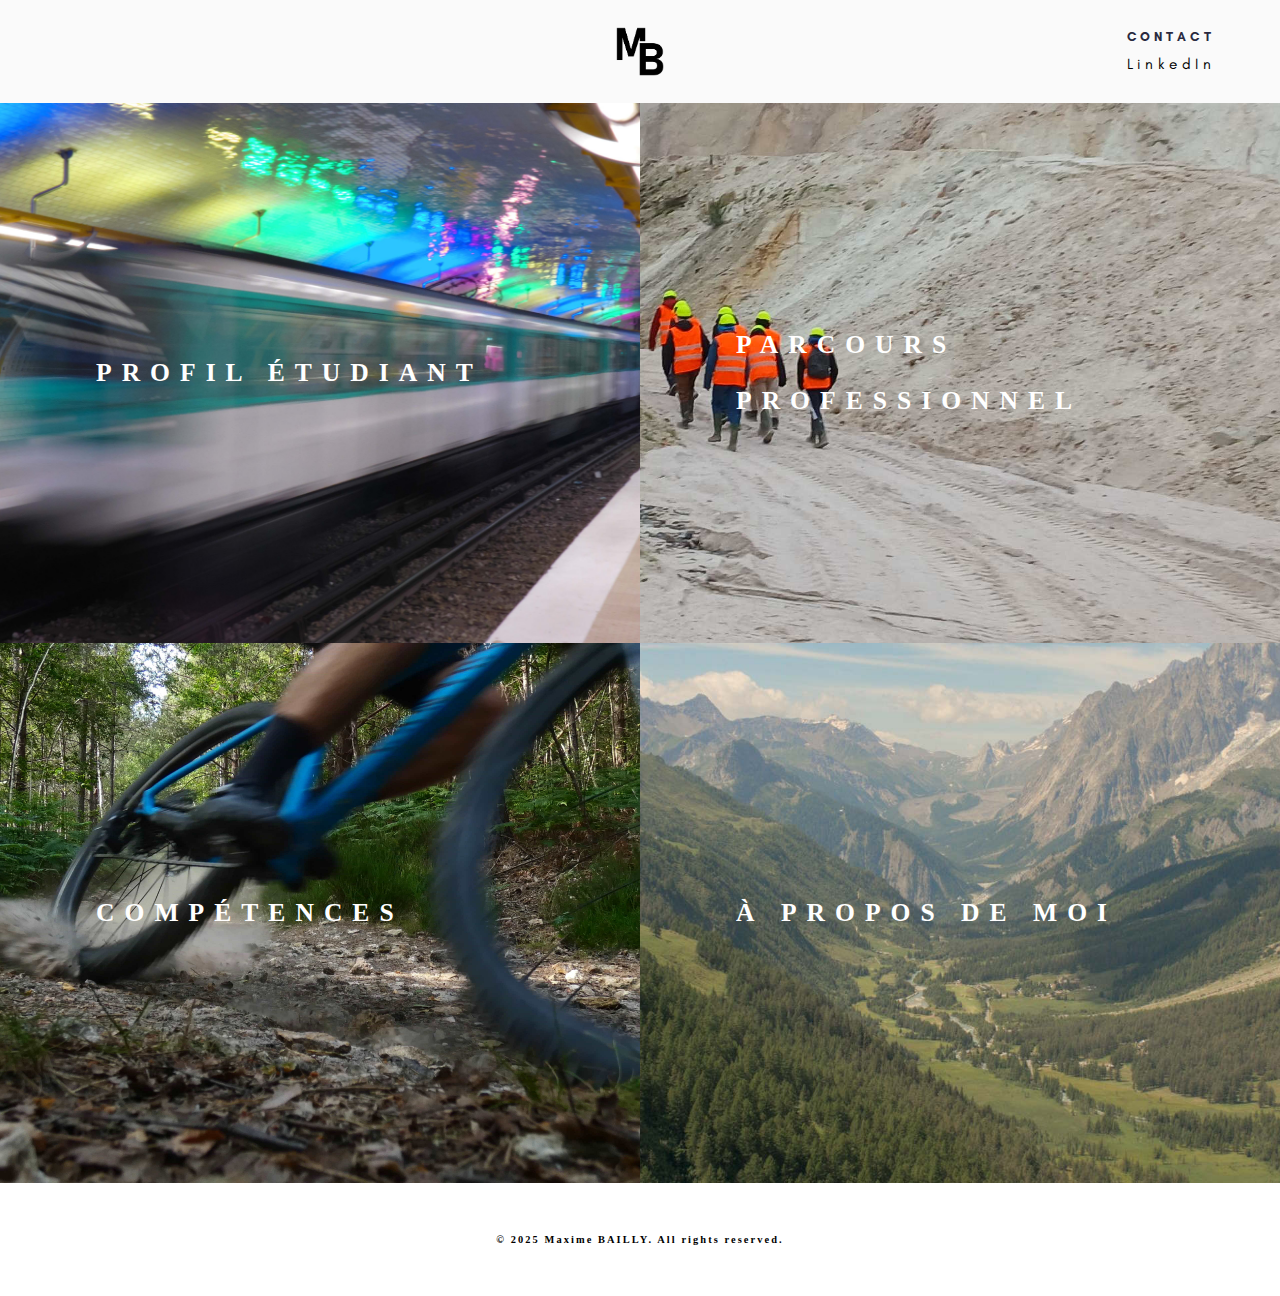
<file: index.html>
<!DOCTYPE html>
<html lang="fr">
<head>
  <meta charset="UTF-8">
  <meta name="viewport" content="width=device-width, initial-scale=1">
  <title>MAXIME BAILLY</title>
  <link rel="icon" type="image/x-icon" href="/icon/icon.png">
  <link rel="stylesheet" href="style.css">
</head>
<body>
  <div class="header">
    <img src="icon/icon_hq.png" alt="Icone">
    <div class="contact">
      <h3>CONTACT</h3>
      <a href="https://www.linkedin.com/in/maximebailly24/">LinkedIn</a>
    </div>
  </div>
  <div class="menus">
    <div class="profil_etu"><div class="centered"><h2><a href="studies/studies.html">PROFIL ÉTUDIANT</a></h2></div></div>
    <div class="pro"><div class="centered"><h2><a href="professional/pro.html">PARCOURS PROFESSIONNEL</a></h2></div></div>
    <div class="skills"><div class="centered"><h2><a href="skills/skills.html">COMPÉTENCES</a></h2></div></div>
    <div class="about_me"><div class="centered"><h2><a href="about/about.html">À PROPOS DE MOI</a></h2></div></div>
  </div>
  
  <div class="footer">
    <h4>© 2025 Maxime BAILLY. All rights reserved.</h4>
  </div>
</body>
</html>
</file>
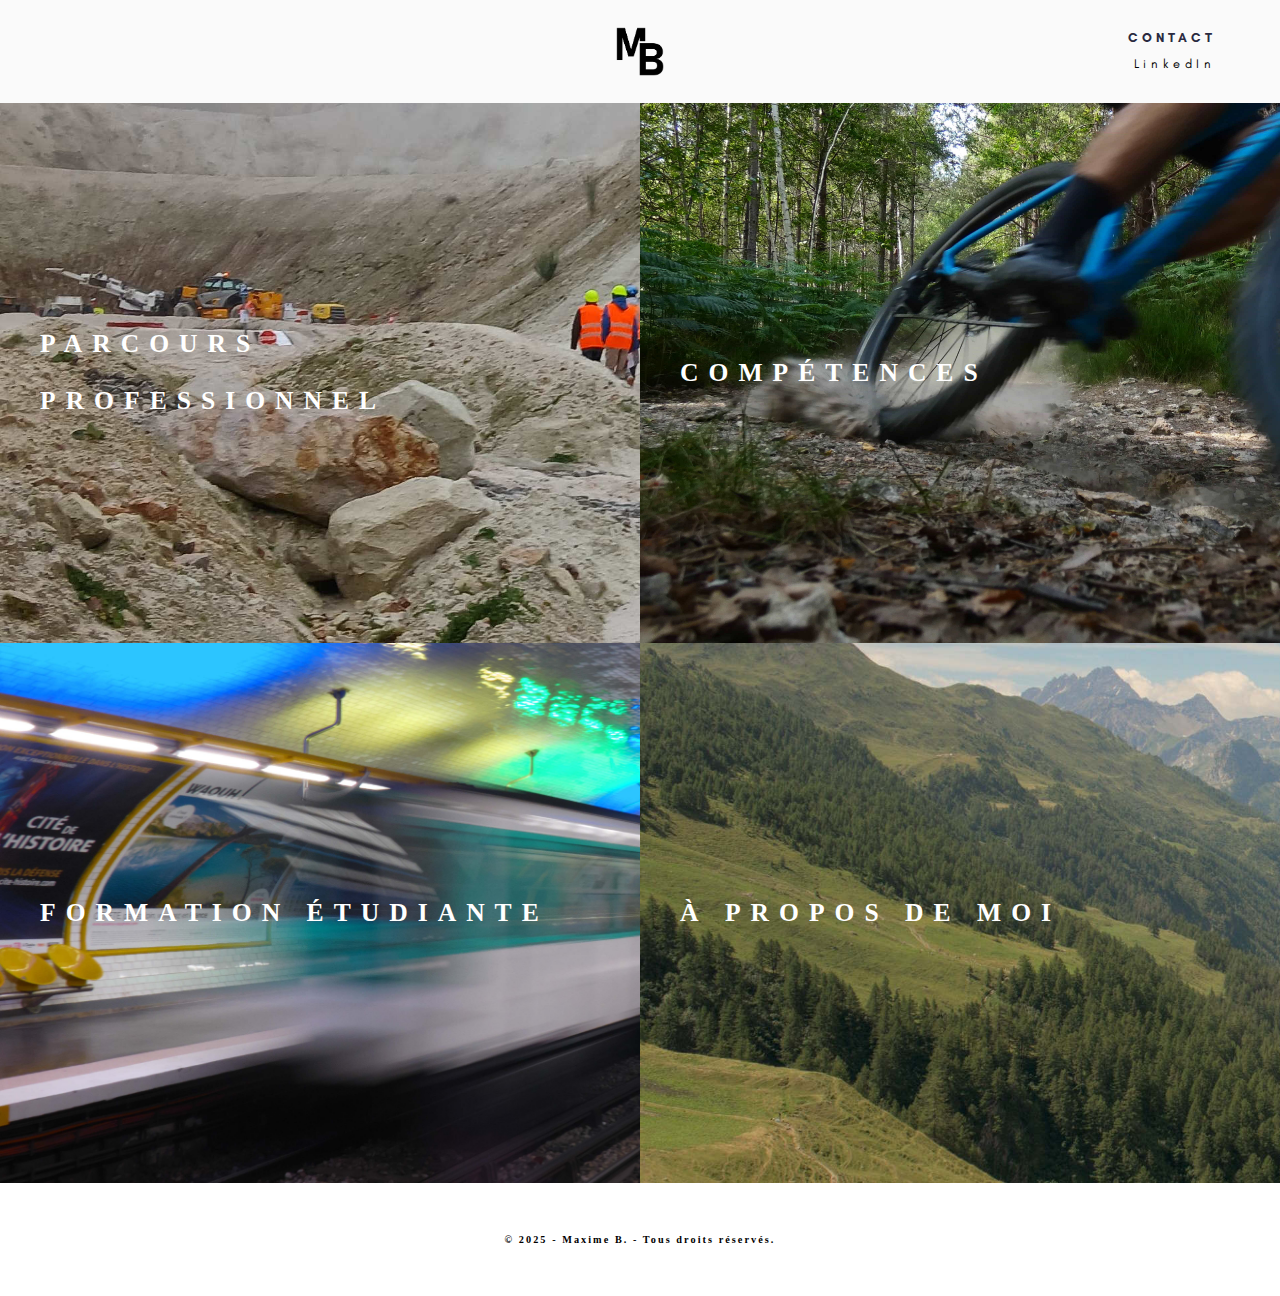
<file: cv/index.html>
<!DOCTYPE html>
<html lang="fr">
<head>
  <meta charset="UTF-8">
  <meta name="viewport" content="width=device-width, initial-scale=1">
  <title>MAXIME BAILLY</title>
  <link rel="icon" type="image/x-icon" href="/icon/icon.png">
  <link rel="stylesheet" href="style.css">
</head>
<body>
  <div class="header">
    <img src="icon/icon_hq.png" alt="Icone">
    <div class="contact">
      <h3>CONTACT</h3>
      <a href="https://www.linkedin.com/in/maximebailly24/">LinkedIn</a>
    </div>
  </div>
  <!--<h1 class="name"><a href="index.html">MAXIME BAILLY</a></h1> -->
  <!--  <br> permet sauter ligne (PS: on fait c slash pour commentaire) -->
  <div class="menus">
    <div class="gauche">
      <h2 class="pro"><a href="professional/pro.html">PARCOURS PROFESSIONNEL</a></h2>
      <h2 class="profil_etu"><a href="studies/studies.html">FORMATION ÉTUDIANTE</a></h2>
    </div>
    <div class="droite">
      <h2 class="skills"><a href="skills/skills.html">COMPÉTENCES</a></h2>
      <h2 class="about_me"><a href="about/about.html">À PROPOS DE MOI</a></h2>
    </div>
  </div>
  <div class="footer">
    <h4>© 2025 - Maxime B. - Tous droits réservés.</h4>
  </div>
</body>
</html>
<!-- faire npx surge dans bash pour le mettre en ligne -->
</file>
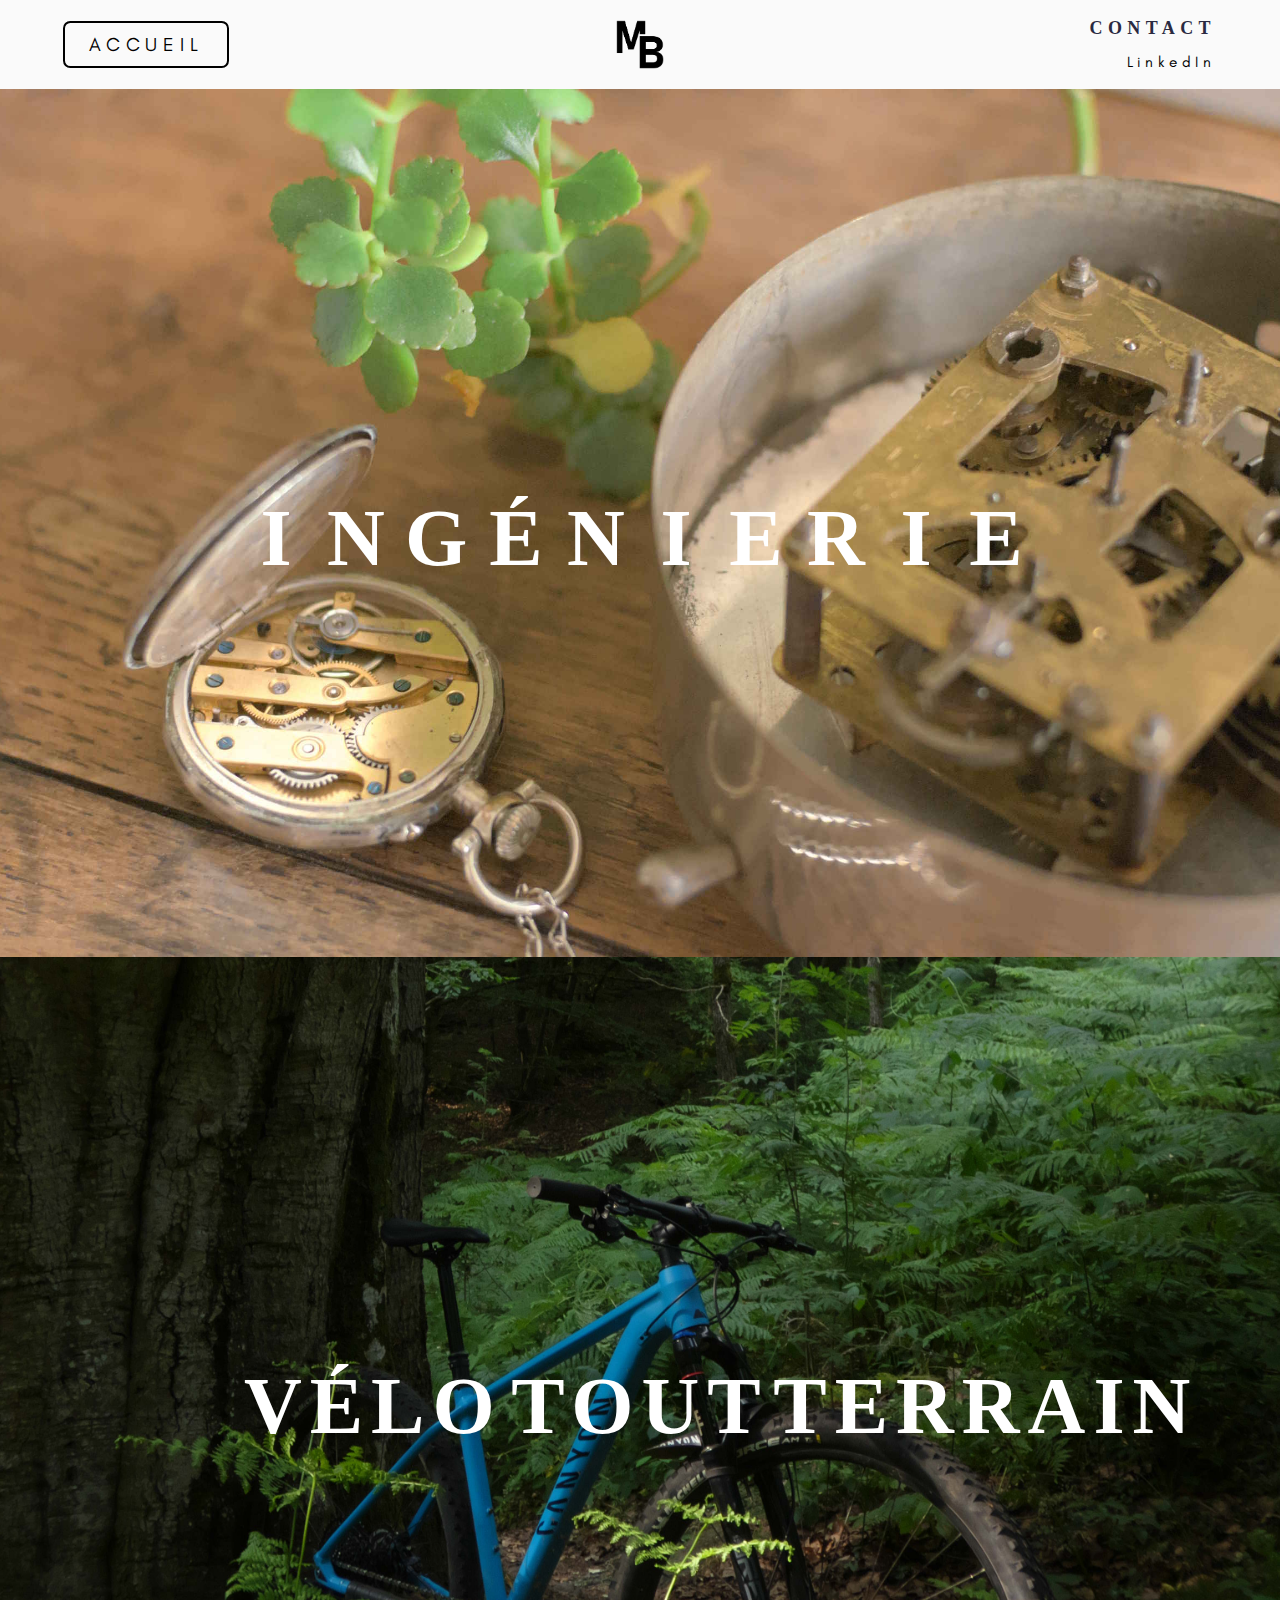
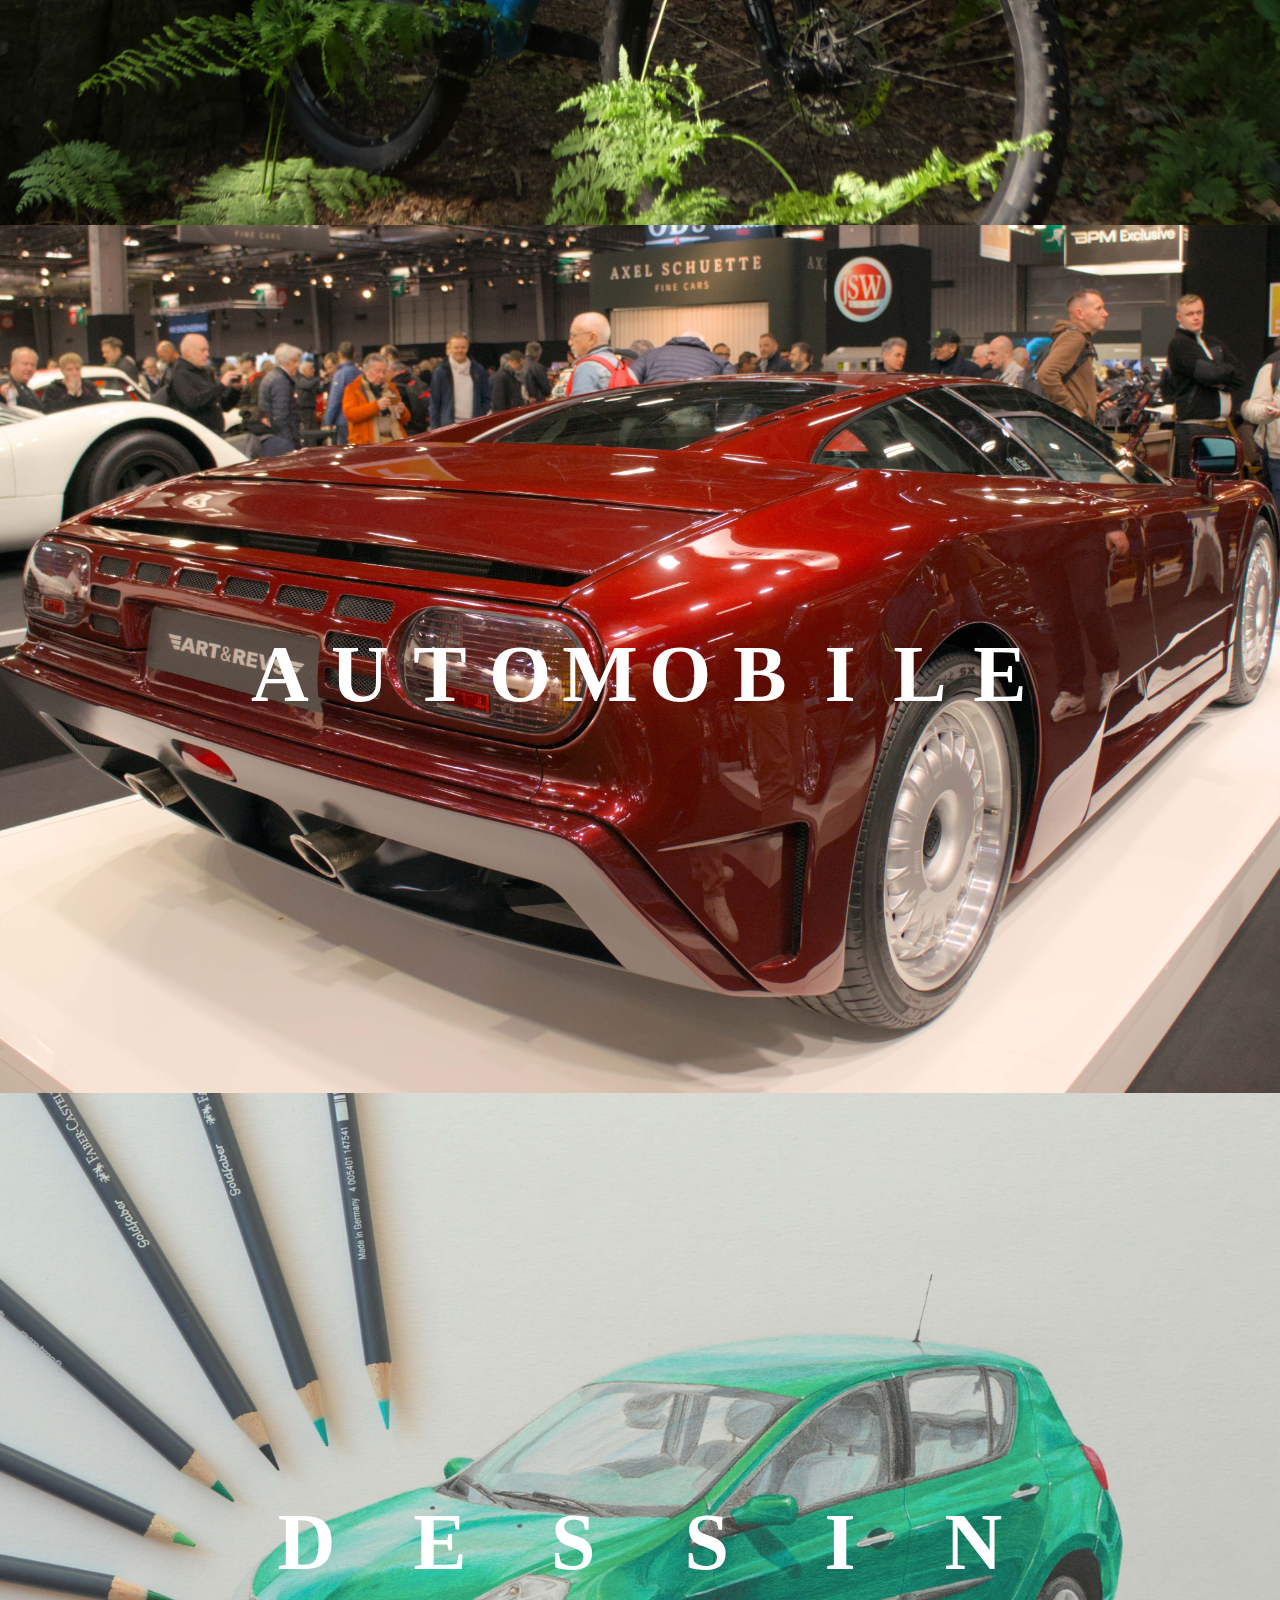
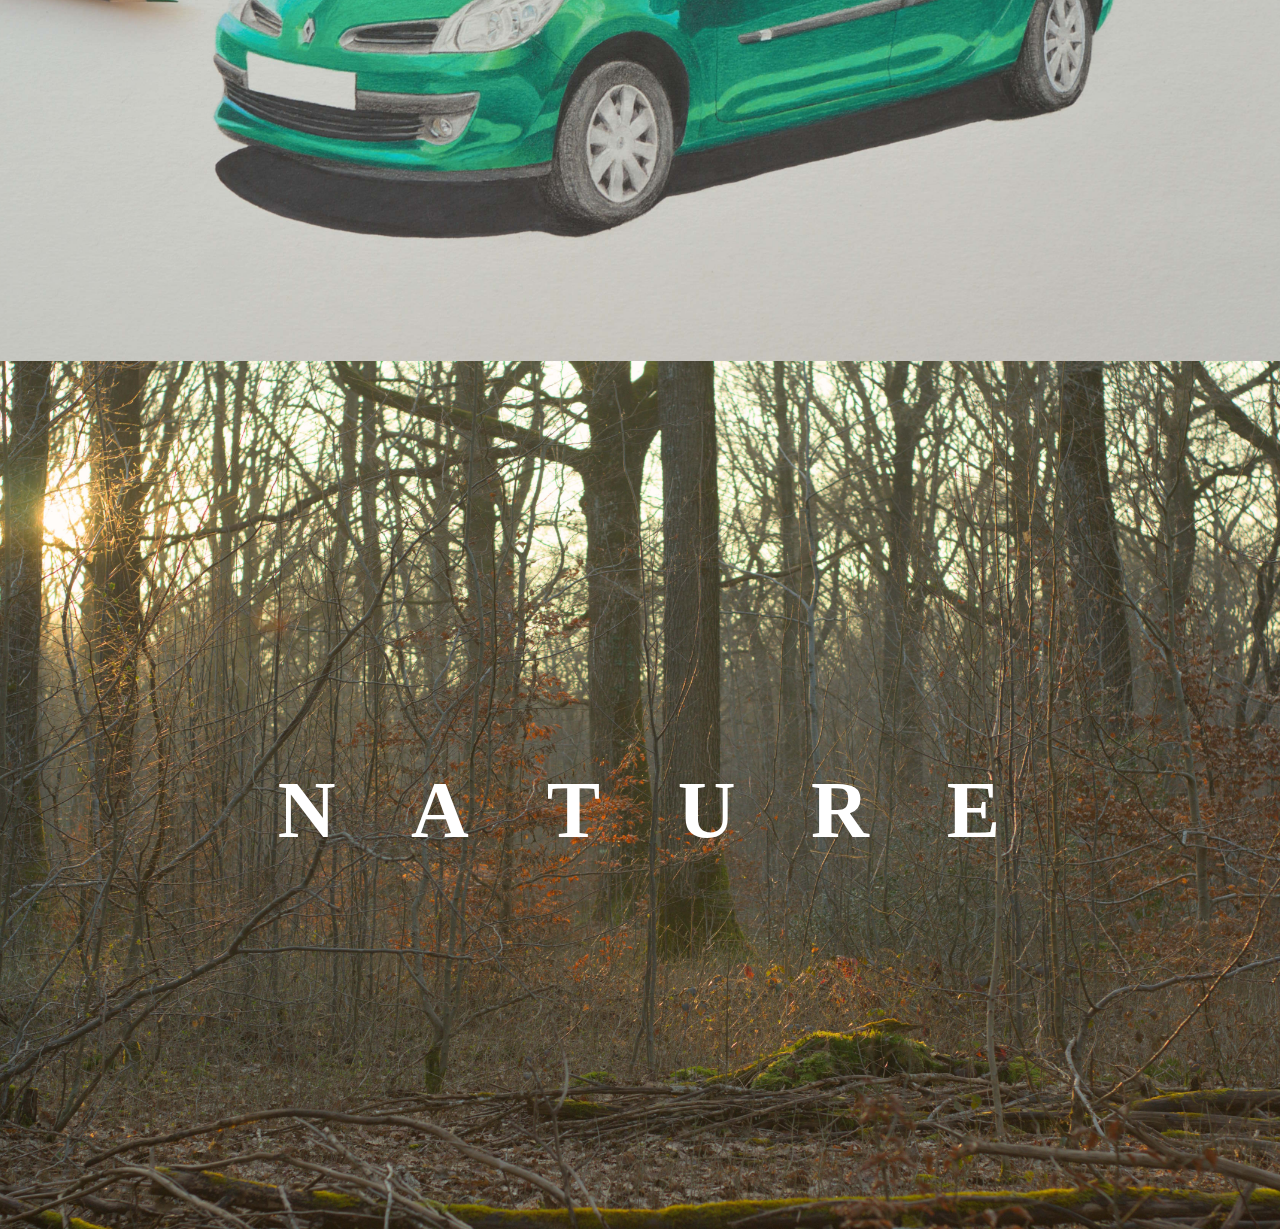
<file: about/about.html>
<!DOCTYPE html>
<html lang="fr">
<head>
  <meta charset="UTF-8">
  <meta name="viewport" content="width=device-width, initial-scale=1">
  <title>MB - À propos</title>
  <link rel="stylesheet" href="style_about.css">
</head>
<body>
  <div class="header">
    <h2 class="btn"><a href="../index.html">ACCUEIL</a></h2>
    <img src="../icon/icon_hq.png" alt="Icone">
    <div class="contact">
      <h3>CONTACT</h3>
      <a href="https://www.linkedin.com/in/maximebailly24/">LinkedIn</a>
    </div>
  </div>
  <a href="inge/inge.html">
    <div class="inge">
      <div class="mot">
        <div class="hover">
          <div></div>
          <div></div>
          <h1>I</h1>
        </div>
        <div class="hover">
          <div></div>
          <div></div>
          <h1>N</h1>
        </div>
        <div class="hover">
          <div></div>
          <div></div>
          <h1>G</h1>
        </div>
        <div class="hover">
          <div></div>
          <div></div>
          <h1>É</h1>
        </div>
        <div class="hover">
          <div></div>
          <div></div>
          <h1>N</h1>
        </div>
        <div class="hover">
          <div></div>
          <div></div>
          <h1>I</h1>
        </div>
        <div class="hover">
          <div></div>
          <div></div>
          <h1>E</h1>
        </div>
        <div class="hover">
          <div></div>
          <div></div>
          <h1>R</h1>
        </div>
        <div class="hover">
          <div></div>
          <div></div>
          <h1>I</h1>
        </div>
        <div class="hover">
          <div></div>
          <div></div>
          <h1>E</h1>
        </div>
      </div>
    </div>
  </a>
  <a href="vtt/vtt.html">
    <div class="vtt">
      <div class="mot">
        <div class="hover">
          <div></div>
          <div></div>
          <h1>VÉLO</h1>
        </div>
        <div class="hover">
          <div></div>
          <div></div>
          <h1>TOUT</h1>
        </div>
        <div class="hover">
          <div></div>
          <div></div>
          <h1>TERRAIN</h1>
        </div>
      </div>
    </div>
  </a>
  <a href="auto/automobile.html">
    <div class="automobile">
      <div class="mot">
        <div class="hover">
          <div></div>
          <div></div>
          <h1>A</h1>
        </div>
        <div class="hover">
          <div></div>
          <div></div>
          <h1>U</h1>
        </div>
        <div class="hover">
          <div></div>
          <div></div>
          <h1>T</h1>
        </div>
        <div class="hover">
          <div></div>
          <div></div>
          <h1>O</h1>
        </div>
        <div class="hover">
          <div></div>
          <div></div>
          <h1>M</h1>
        </div>
        <div class="hover">
          <div></div>
          <div></div>
          <h1>O</h1>
        </div>
        <div class="hover">
          <div></div>
          <div></div>
          <h1>B</h1>
        </div>
        <div class="hover">
          <div></div>
          <div></div>
          <h1>I</h1>
        </div>
        <div class="hover">
          <div></div>
          <div></div>
          <h1>L</h1>
        </div>
        <div class="hover">
          <div></div>
          <div></div>
          <h1>E</h1>
        </div>
      </div>
    </div>
  </a>
  <a href="dessin/dessin.html">
    <div class="dessin">
      <div class="mot">
        <div class="hover">
          <div></div>
          <div></div>
          <h1>D</h1>
        </div>
        <div class="hover">
          <div></div>
          <div></div>
          <h1>E</h1>
        </div>
        <div class="hover">
          <div></div>
          <div></div>
          <h1>S</h1>
        </div>
        <div class="hover">
          <div></div>
          <div></div>
          <h1>S</h1>
        </div>
        <div class="hover">
          <div></div>
          <div></div>
          <h1>I</h1>
        </div>
        <div class="hover">
          <div></div>
          <div></div>
          <h1>N</h1>
        </div>
      </div>
    </div>
  </a>
  <a href="nature/nature.html">
    <div class="nature">
      <div class="mot">
        <div class="hover">
          <div></div>
          <div></div>
          <h1>N</h1>
        </div>
        <div class="hover">
          <div></div>
          <div></div>
          <h1>A</h1>
        </div>
        <div class="hover">
          <div></div>
          <div></div>
          <h1>T</h1>
        </div>
        <div class="hover">
          <div></div>
          <div></div>
          <h1>U</h1>
        </div>
        <div class="hover">
          <div></div>
          <div></div>
          <h1>R</h1>
        </div>
        <div class="hover">
          <div></div>
          <div></div>
          <h1>E</h1>
        </div>
      </div>
    </div>
  </a>
</body>
</html>
<!-- faire npx surge dans bash pour le mettre en ligne -->
</file>
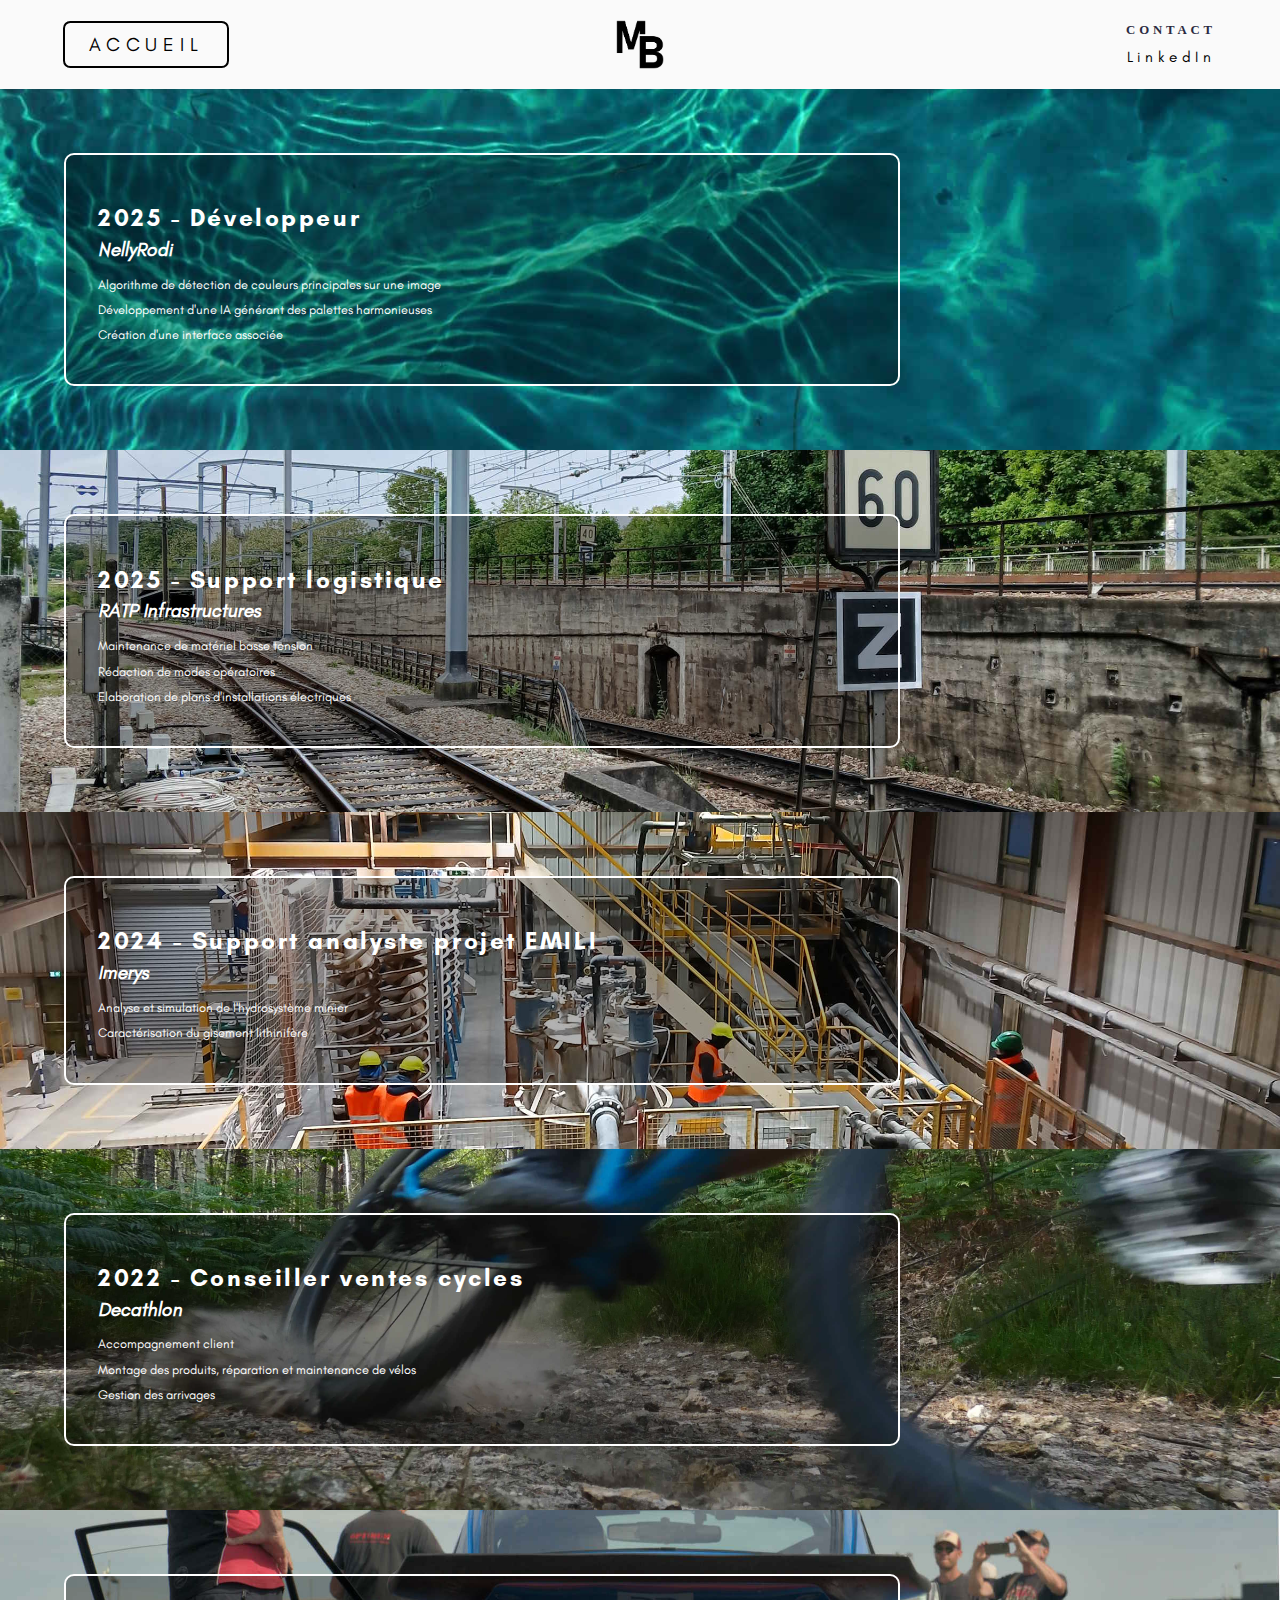
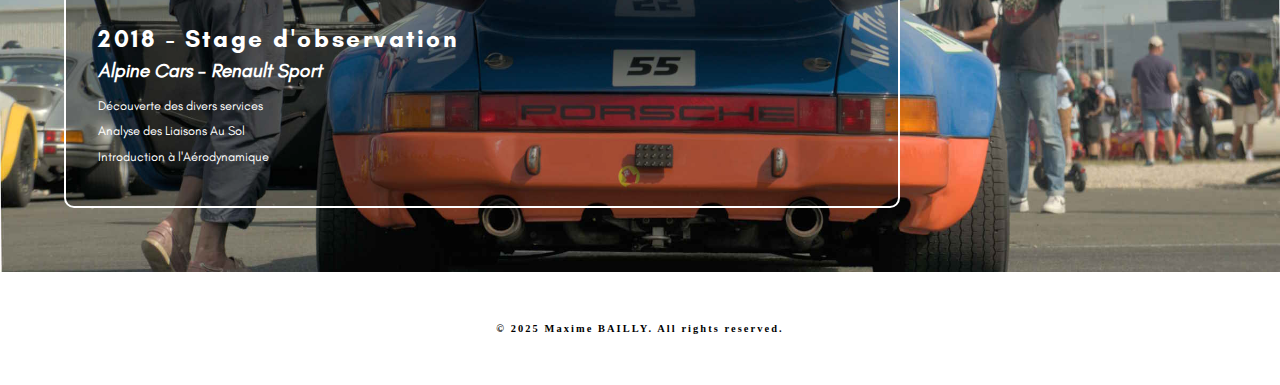
<file: professional/pro.html>
<!DOCTYPE html>
<html lang="en">
<head>
    <meta charset="UTF-8">
    <meta name="viewport" content="width=device-width, initial-scale=1.0">
    <title>MB - Parcours professionnel</title>
    <link rel="stylesheet" href="style.css">
</head>
<body>
  <div class="header">
    <h2 class="btn"><a href="../index.html">ACCUEIL</a></h2>
    <img src="../icon/icon_hq.png" alt="Icone">
    <div class="contact">
      <h3>CONTACT</h3>
      <a href="https://www.linkedin.com/in/maximebailly24/">LinkedIn</a>
    </div>
  </div>

  <div class="bloc" style="background-image: url('img/harmonie.jpg');">
    <div class="mot">
      <div class="date&job">
        <h1>2025 - Développeur</h1>
      </div>
      <div class="detail">
        <h2>NellyRodi</h2>
        <p>Algorithme de détection de couleurs principales sur une image</p>
        <p>Développement d'une IA générant des palettes harmonieuses</p>
        <p>Création d'une interface associée</p>
      </div>
    </div>
  </div>

  <div class="bloc" style="background-image: url('img/ratp.jpg');">
    <div class="mot">
      <div class="date&job">
        <h1>2025 - Support logistique</h1>
      </div>
      <div class="detail">
        <h2>RATP Infrastructures</h2>
        <p>Maintenance de matériel basse tension</p>
        <p>Rédaction de modes opératoires</p>
        <p>Elaboration de plans d'installations électriques</p>
      </div>
    </div>
  </div>

  <div class="bloc" style="background-image: url('img/imerys.jpg');">
    <div class="mot">
      <div class="date&job">
        <h1>2024 - Support analyste projet EMILI</h1>
      </div>
      <div class="detail">
        <h2>Imerys</h2>
        <p>Analyse et simulation de l'hydrosystème minier</p>
        <p>Caractérisation du gisement lithinifère</p>
      </div>
    </div>
  </div>

  <div class="bloc" style="background-image: url('img/drift.jpg');">
    <div class="mot">
      <div class="date&job">
        <h1>2022 - Conseiller ventes cycles</h1>
      </div>
      <div class="detail">
        <h2>Decathlon</h2>
        <p>Accompagnement client</p>
        <p>Montage des produits, réparation et maintenance de vélos</p>
        <p>Gestion des arrivages</p>
      </div>
    </div>
  </div>

  <div class="bloc" style="background-image: url('img/car.jpg');">
    <div class="mot">
      <div class="date&job">
        <h1>2018 - Stage d'observation</h1>
      </div>
      <div class="detail">
        <h2>Alpine Cars - Renault Sport</h2>
        <p>Découverte des divers services</p>
        <p>Analyse des Liaisons Au Sol</p>
        <p>Introduction à l'Aérodynamique</p>
      </div>
    </div>
  </div>
  <div class="footer">
    <h4>© 2025 Maxime BAILLY. All rights reserved.</h4>
  </div>
</body>
</html>
</file>
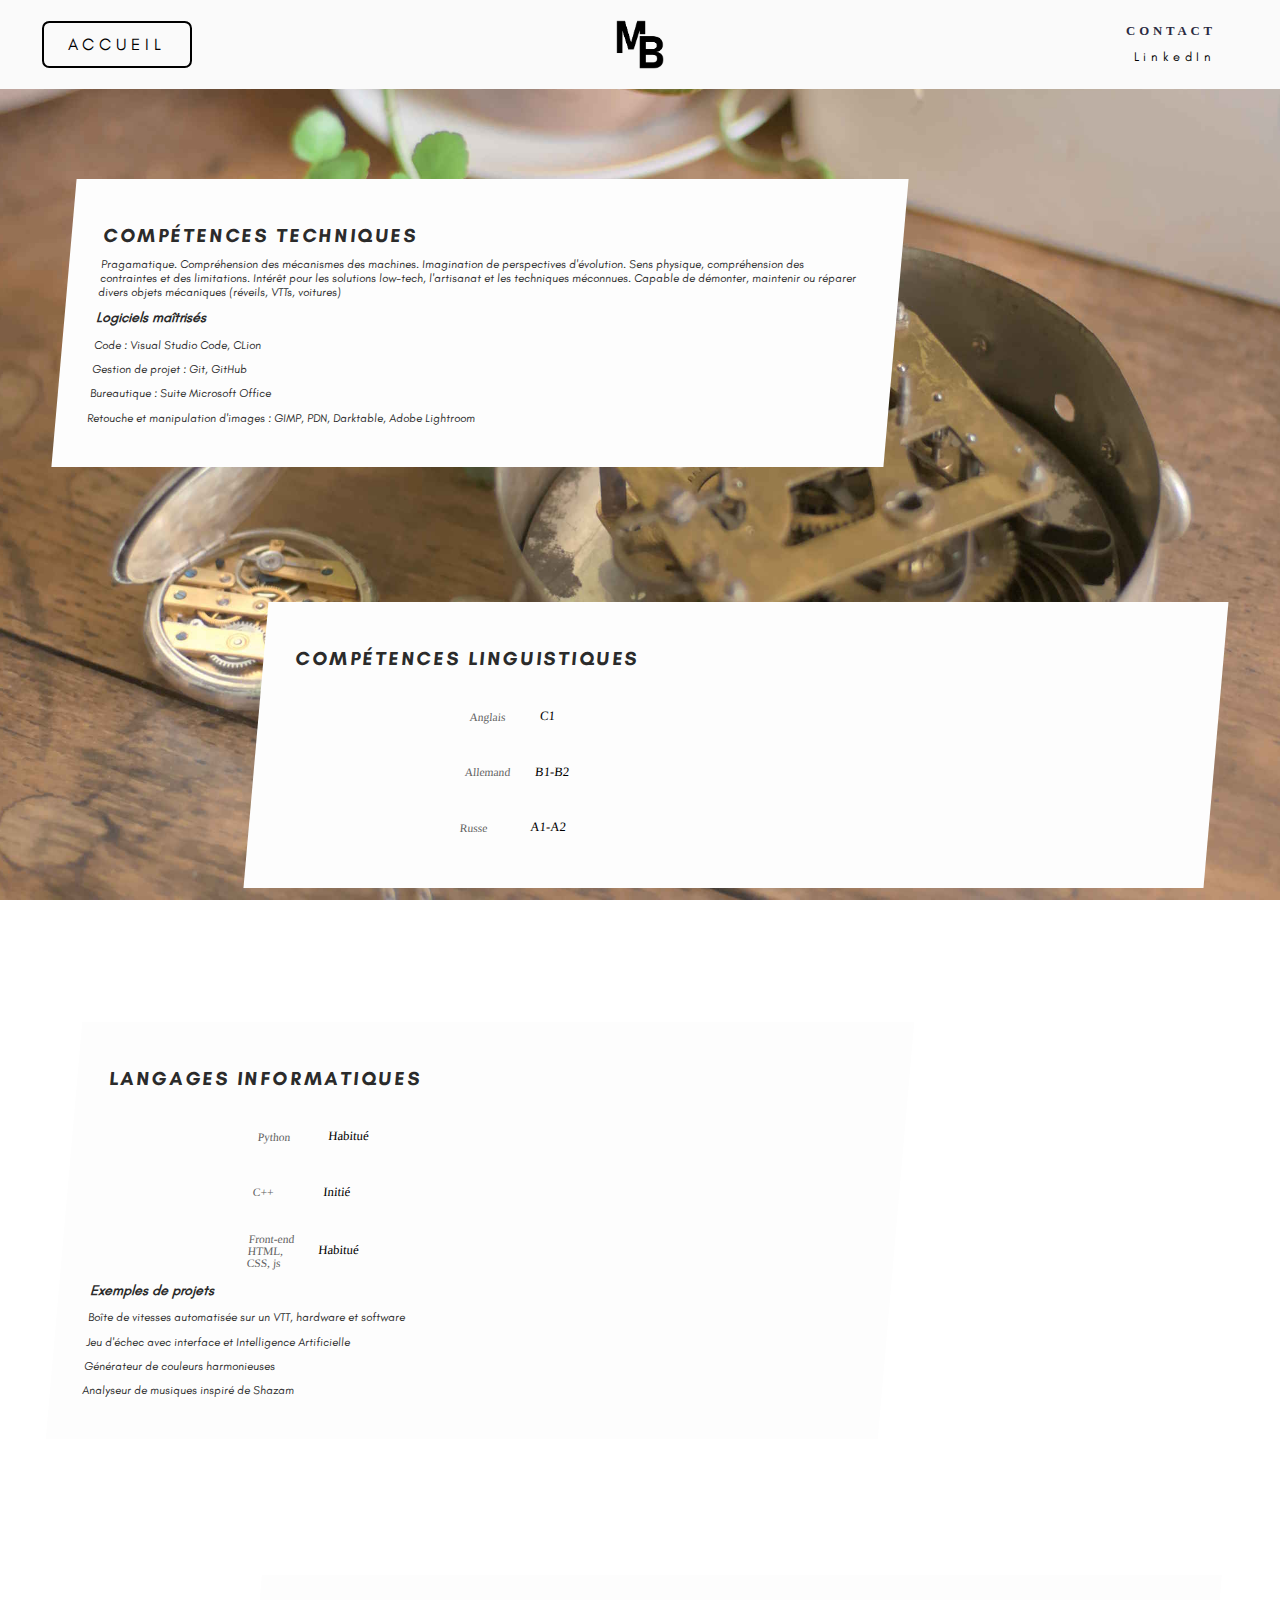
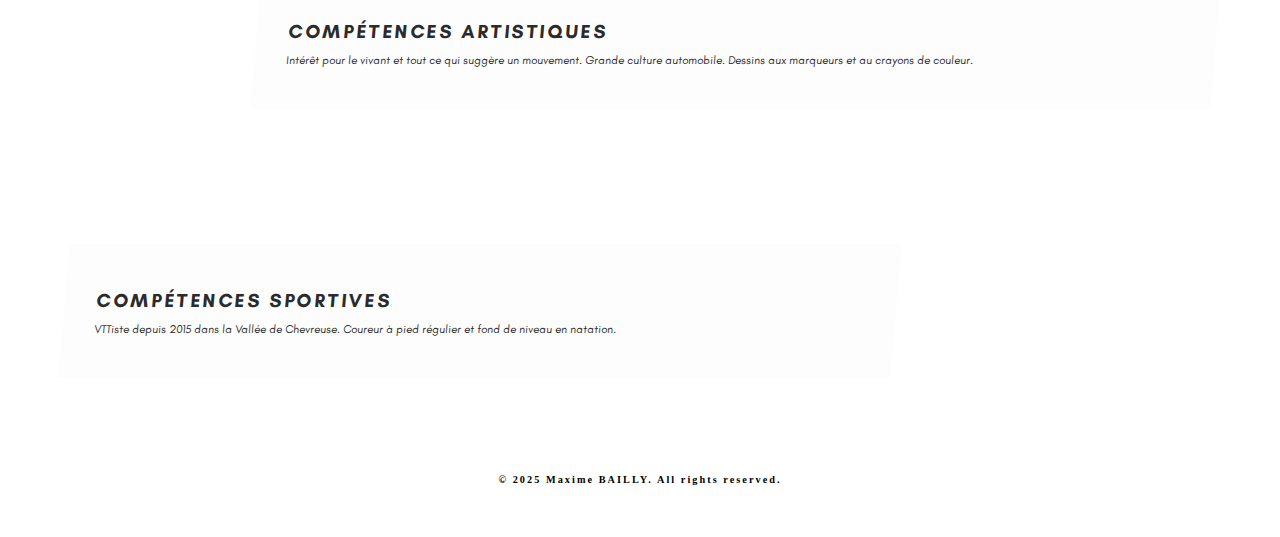
<file: skills/skills.html>
<!DOCTYPE html>
<html lang="en">
<head>
    <meta charset="UTF-8">
    <meta name="viewport" content="width=device-width, initial-scale=1.0">
    <title>MB - Compétences</title>
    <link rel="stylesheet" href="style.css">
</head>
<body>
  <div class="header">
    <h2 class="btn"><a href="../index.html">ACCUEIL</a></h2>
    <img src="../icon/icon_hq.png" alt="Icone">
    <div class="contact">
      <h3>CONTACT</h3>
      <a href="https://www.linkedin.com/in/maximebailly24/">LinkedIn</a>
    </div>
  </div>
  <div class="container">
    <div class="blocg">
      <h1>COMPÉTENCES TECHNIQUES</h1>
      <p>Pragamatique. Compréhension des mécanismes des machines. Imagination de perspectives d'évolution. 
        Sens physique, compréhension des contraintes et des limitations. 
        Intérêt pour les solutions low-tech, l'artisanat et les techniques méconnues.
        Capable de démonter, maintenir ou réparer divers objets mécaniques (réveils, VTTs, voitures)</p>
      <h2>Logiciels maîtrisés</h2>
      <p>Code : Visual Studio Code, CLion</p>
      <p>Gestion de projet : Git, GitHub</p>
      <p>Bureautique : Suite Microsoft Office</p>
      <p>Retouche et manipulation d'images : GIMP, PDN, Darktable, Adobe Lightroom</p>
    </div>
    <div class="blocd">
      <h1>COMPÉTENCES LINGUISTIQUES</h1>
      <br>
      <div class="graph_l">
        <div class="row">
          <p>Anglais</p>
          <span class="level">C1</span>
          <div class="bar anglais"></div>
        </div>
        <div class="row">
          <p>Allemand</p>
          <span class="level">B1-B2</span>
          <div class="bar allemand"></div>
        </div>
        <div class="row">
          <p>Russe</p>
          <span class="level">A1-A2</span>
          <div class="bar russe"></div>
        </div>
      </div>
    </div>

    <div class="blocg">
      <h1>LANGAGES INFORMATIQUES</h1>
      <br>
      <div class="graph_p">
        <div class="row">
          <p>Python</p>
          <span class="level">Habitué</span>
          <div class="bar py"></div>
        </div>
        <div class="row">
          <p>C++</p>
          <span class="level">Initié</span>
          <div class="bar cpp"></div>
        </div>
        <div class="row">
          <p>Front-end HTML, CSS, js</p>
          <span class="level">Habitué</span>
          <div class="bar html"></div>
        </div>
      </div>
      <h2>Exemples de projets</h2>
      <p>Boîte de vitesses automatisée sur un VTT, hardware et software</p>
      <p>Jeu d'échec avec interface et Intelligence Artificielle</p>
      <p>Générateur de couleurs harmonieuses</p>
      <p>Analyseur de musiques inspiré de Shazam</p>
    </div>
  
    <div class="blocd">
      <h1>COMPÉTENCES ARTISTIQUES</h1>
      <p>Intérêt pour le vivant et tout ce qui suggère un mouvement. Grande culture automobile. 
        Dessins aux marqueurs et au crayons de couleur.</p>
    </div>

    <div class="blocg">
      <h1>COMPÉTENCES SPORTIVES</h1>
      <p>VTTiste depuis 2015 dans la Vallée de Chevreuse. Coureur à pied régulier et fond de niveau en natation.</p>
    </div>
  </div>
  <div class="footer">
    <h4>© 2025 Maxime BAILLY. All rights reserved.</h4>
  </div>
</body>
</html>
</file>
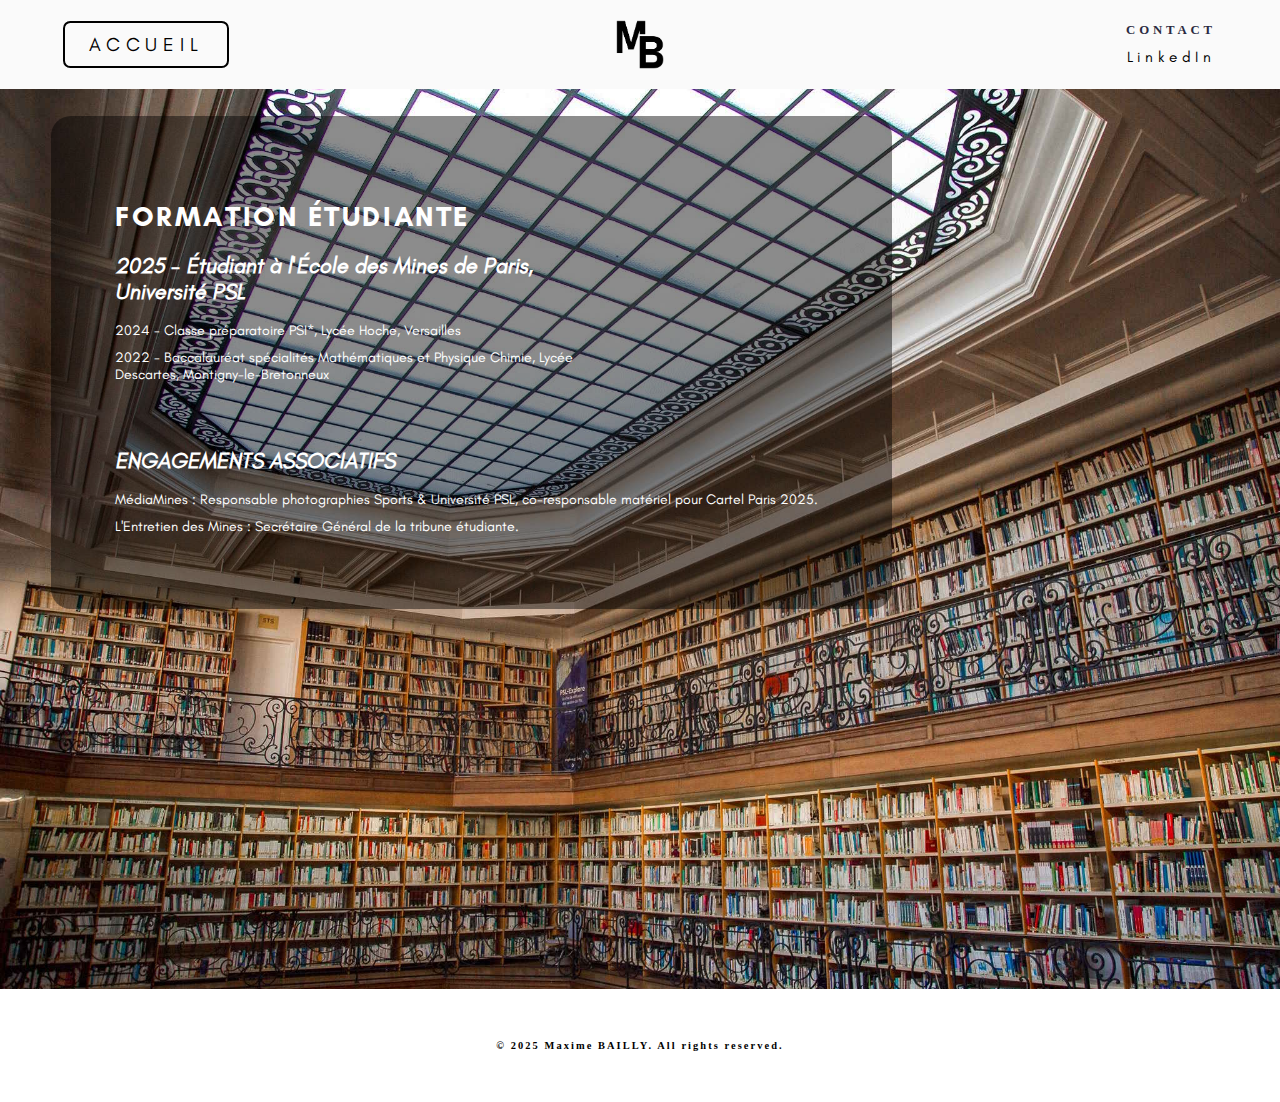
<file: studies/studies.html>
<!DOCTYPE html>
<html lang="en">
<head>
    <meta charset="UTF-8">
    <meta name="viewport" content="width=device-width, initial-scale=1.0">
    <title>MB - Formation</title>
    <link rel="icon" type="image/x-icon" href="../icon/icon.png">
    <link rel="stylesheet" href="style.css">
</head>
<body>
  <div class="header">
    <h2 class="btn"><a href="../index.html">ACCUEIL</a></h2>
    <img src="../icon/icon_hq.png" alt="Icone">
    <div class="contact">
      <h3>CONTACT</h3>
      <a href="https://www.linkedin.com/in/maximebailly24/">LinkedIn</a>
    </div>
  </div>
  <div class="bloc" style="background-image: url(img/mines.jpg);">
      <div class="mot">
        <div class="date&job">
          <h1>FORMATION ÉTUDIANTE</h1>
          <br>
        </div>
        <div class="detail">
          <h2>2025 - Étudiant à l'École des Mines de Paris, Université PSL</h2>
          <p>2024 - Classe préparatoire PSI*, Lycée Hoche, Versailles</p>
          <p>2022 - Baccalauréat spécialités Mathématiques et Physique Chimie, Lycée Descartes, Montigny-le-Bretonneux</p>
        </div>
        <div class="assos">
          <h2>ENGAGEMENTS ASSOCIATIFS</h2>
          <p>MédiaMines : Responsable photographies Sports & Université PSL, co-responsable matériel pour Cartel Paris 2025.</p>
          <p>L'Entretien des Mines : Secrétaire Général de la tribune étudiante.</p>
        </div>
      </div>
  </div>
  <div class="footer">
    <h4>© 2025 Maxime BAILLY. All rights reserved.</h4>
  </div>
</body>
</html>
</file>
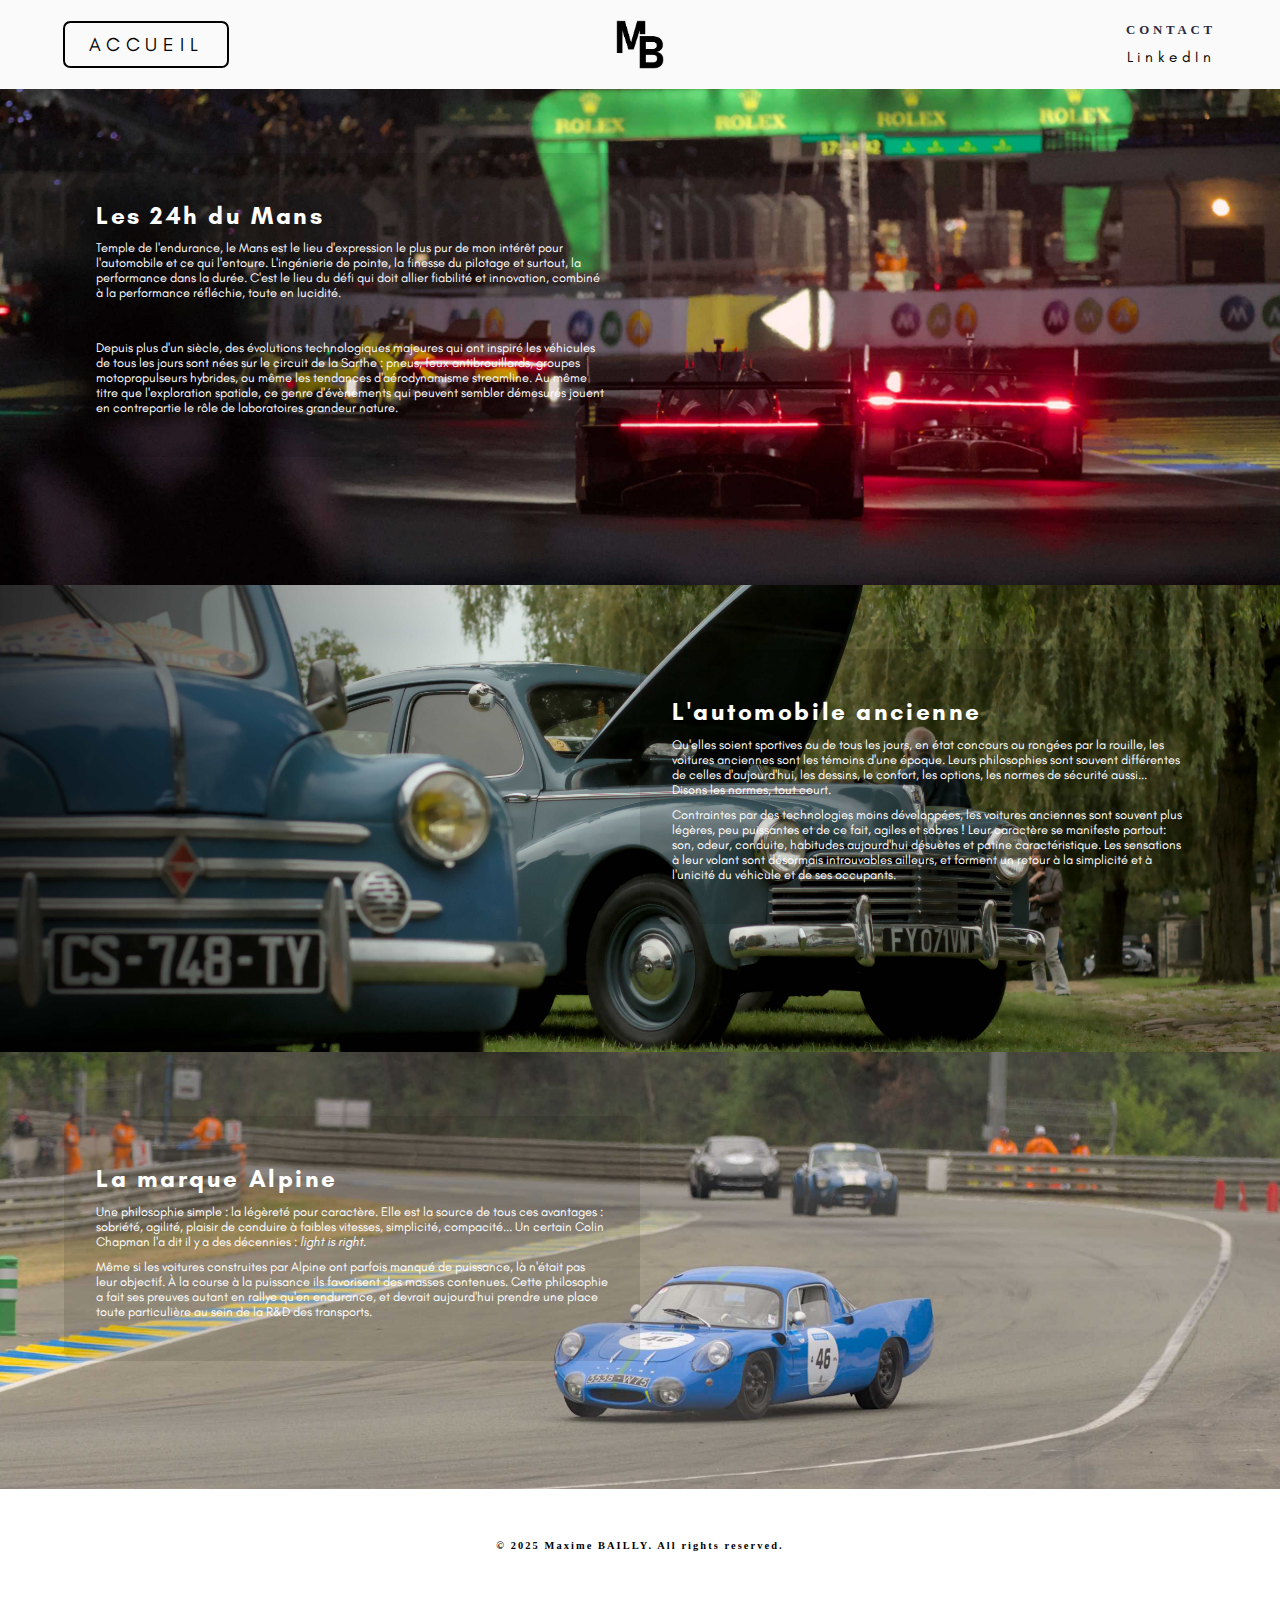
<file: about/auto/automobile.html>
<!DOCTYPE html>
<html lang="en">
<head>
    <meta charset="UTF-8">
    <meta name="viewport" content="width=device-width, initial-scale=1.0">
    <title>MB - Automobile</title>
    <link rel="icon" type="image/x-icon" href="../../icon/icon.png">
    <link rel="stylesheet" href="../subpages_style.css">
</head>
<body>
  <div class="header">
    <h2 class="btn"><a href="../../index.html">ACCUEIL</a></h2>
    <img src="../../icon/icon_hq.png" alt="Icone">
    <div class="contact">
      <h3>CONTACT</h3>
      <a href="https://www.linkedin.com/in/maximebailly24/">LinkedIn</a>
    </div>
  </div>
    <div class="blocg" style="background-image: url('img/lemans.jpg');">
        <div class="mot">
              <h1>Les 24h du Mans</h1>
              <p>Temple de l'endurance, le Mans est le lieu d'expression le plus pur
                 de mon intérêt pour l'automobile et ce qui l'entoure. L'ingénierie de pointe,
                 la finesse du pilotage et surtout, la performance dans la durée. C'est le lieu du défi
                 qui doit allier fiabilité et innovation, combiné à la performance réfléchie, toute en lucidité.</p>
                 <br>
              <p>Depuis plus d'un siècle, des évolutions technologiques majeures qui ont inspiré les véhicules
                 de tous les jours sont nées sur le circuit de la Sarthe : pneus, feux antibrouillards,
                 groupes motopropulseurs hybrides, ou même les tendances d'aérodynamisme streamline. Au même
                titre que l'exploration spatiale, ce genre d'évènements qui peuvent sembler démesurés jouent en contrepartie
                le rôle de laboratoires grandeur nature.</p>
        </div>
    </div>
    <div class="blocd" style="background-image: url(img/203.jpg);">
        <div class="mot">
          <h1>L'automobile ancienne</h1>
          <p>Qu'elles soient sportives ou de tous les jours, en état concours ou rongées par la rouille,
            les voitures anciennes sont les témoins d'une époque. Leurs philosophies sont souvent différentes
           de celles d'aujourd'hui, les dessins, le confort, les options, les normes de sécurité aussi... Disons les normes, tout court.</p>
          <p>Contraintes par des technologies moins développées, les voitures anciennes sont souvent plus légères, peu puissantes
             et de ce fait, agiles et sobres ! Leur caractère se manifeste partout: son, odeur, conduite, habitudes aujourd'hui
             désuètes et patine caractéristique. Les sensations à leur volant sont désormais introuvables ailleurs,
             et forment un retour à la simplicité et à l'unicité du véhicule et de ses occupants.</p>
        </div>
    </div>
    <div class="blocg" style="background-image: url(img/a210.jpg);">
        <div class="mot">
          <h1>La marque Alpine</h1>
          <p>Une philosophie simple : la légèreté pour caractère. Elle est la source de tous ces avantages : sobriété, agilité,
             plaisir de conduire à faibles vitesses, simplicité, compacité... Un certain Colin Chapman l'a dit il y a des décennies : <span id="citation">light is right.</span></p>
          <p>Même si les voitures construites par Alpine ont parfois manqué de puissance, là n'était pas leur objectif. À la course à la puissance ils favorisent des masses
             contenues. Cette philosophie a fait ses preuves autant en rallye qu'en endurance, et devrait aujourd'hui prendre une place toute particulière au sein de la R&D des transports.</p>
        </div>
    </div>
    <div class="footer">
      <h4>© 2025 Maxime BAILLY. All rights reserved.</h4>
    </div>
</body>
</html>
</file>
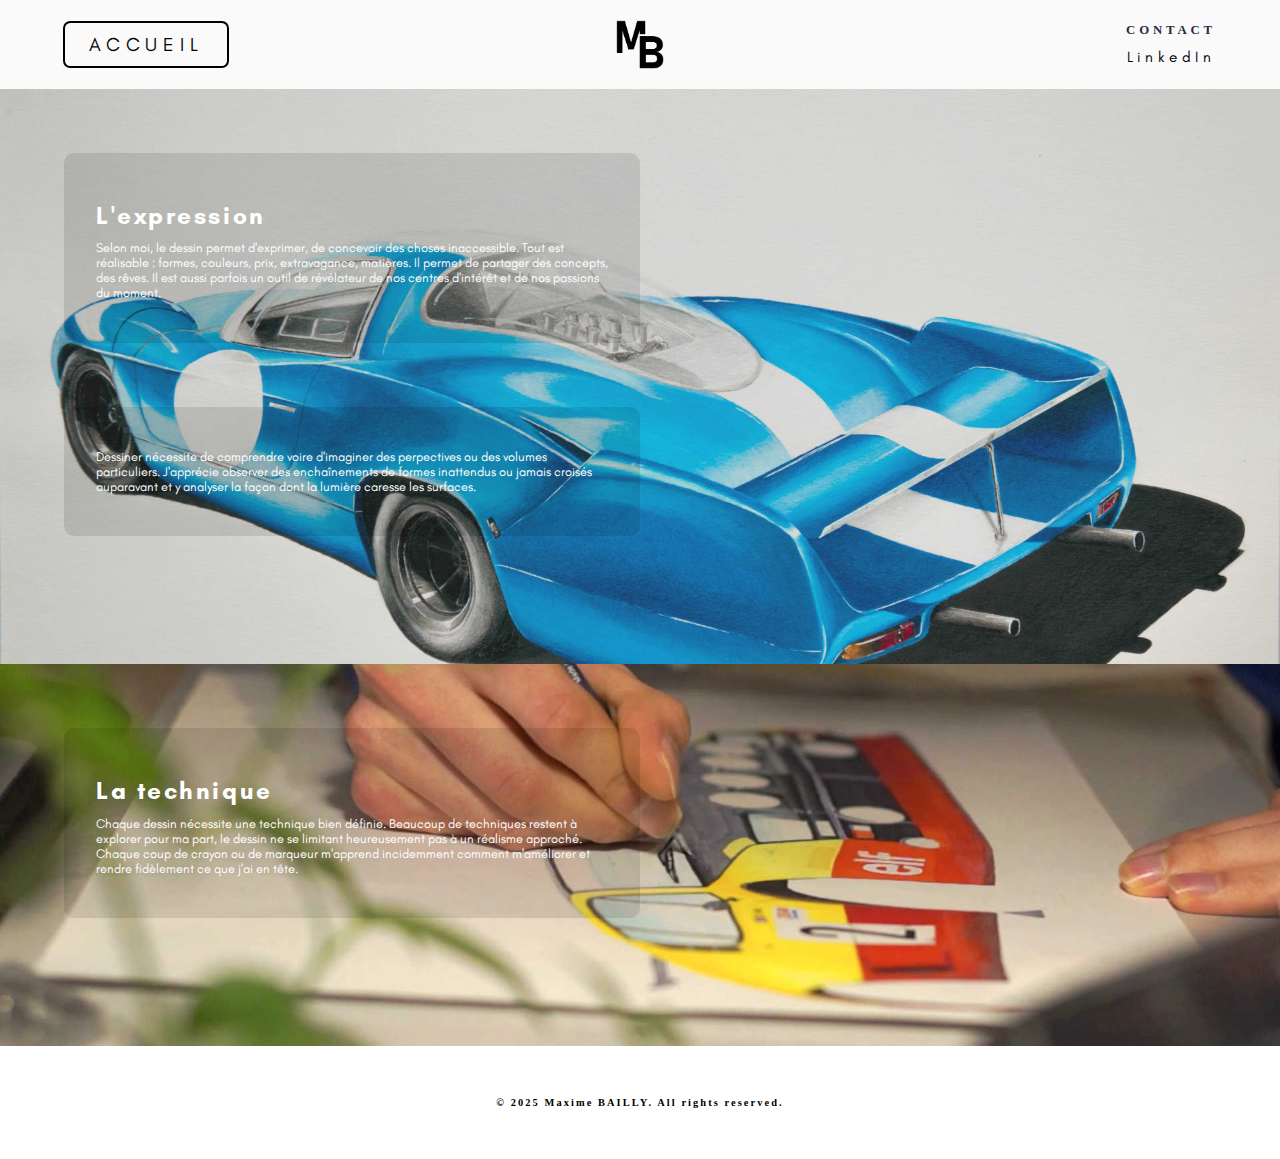
<file: about/dessin/dessin.html>
<!DOCTYPE html>
<html lang="en">
<head>
    <meta charset="UTF-8">
    <meta name="viewport" content="width=device-width, initial-scale=1.0">
    <title>MB - Dessin</title>
    <link rel="stylesheet" href="../subpages_style.css">
</head>
<body>
  <div class="header">
    <h2 class="btn"><a href="../../index.html">ACCUEIL</a></h2>
    <img src="../../icon/icon_hq.png" alt="Icone">
    <div class="contact">
      <h3>CONTACT</h3>
      <a href="https://www.linkedin.com/in/maximebailly24/">LinkedIn</a>
    </div>
  </div>
    <div class="blocgd" style="background-image: url('img/a220.jpg');">
      <div class="texte">
          <div class="mot">
            <h1>L'expression</h1>
            <p>Selon moi, le dessin permet d'exprimer, de concevoir des choses inaccessible. Tout est réalisable : formes, couleurs, prix,
                 extravagance, matières. Il permet de partager des concepts, des rêves. Il est aussi parfois un outil de révélateur
                 de nos centres d'intérêt et de nos passions du moment.
            </p>
          </div>
        <div class="mot">
            <p>Dessiner nécessite de comprendre voire d'imaginer des perpectives ou des volumes particuliers.
               J'apprécie observer des enchaînements de formes inattendus ou jamais croisés auparavant et y analyser la façon
                dont la lumière caresse les surfaces.
            </p>
        </div>
      </div>  
    </div>
    <div class="blocg" style="background-image: url('img/a310.jpg');">
        <div class="mot">
            <h1>La technique</h1>
            <p>Chaque dessin nécessite une technique bien définie. Beaucoup de techniques restent à explorer pour ma part, le dessin ne se
                limitant heureusement pas à un réalisme approché. Chaque coup de crayon ou de marqueur m'apprend incidemment
                comment m'améliorer et rendre fidèlement ce que j'ai en tête. 
            </p>
        </div>
    </div>
    <div class="footer">
      <h4>© 2025 Maxime BAILLY. All rights reserved.</h4>
    </div>
</body>
</html>
</file>
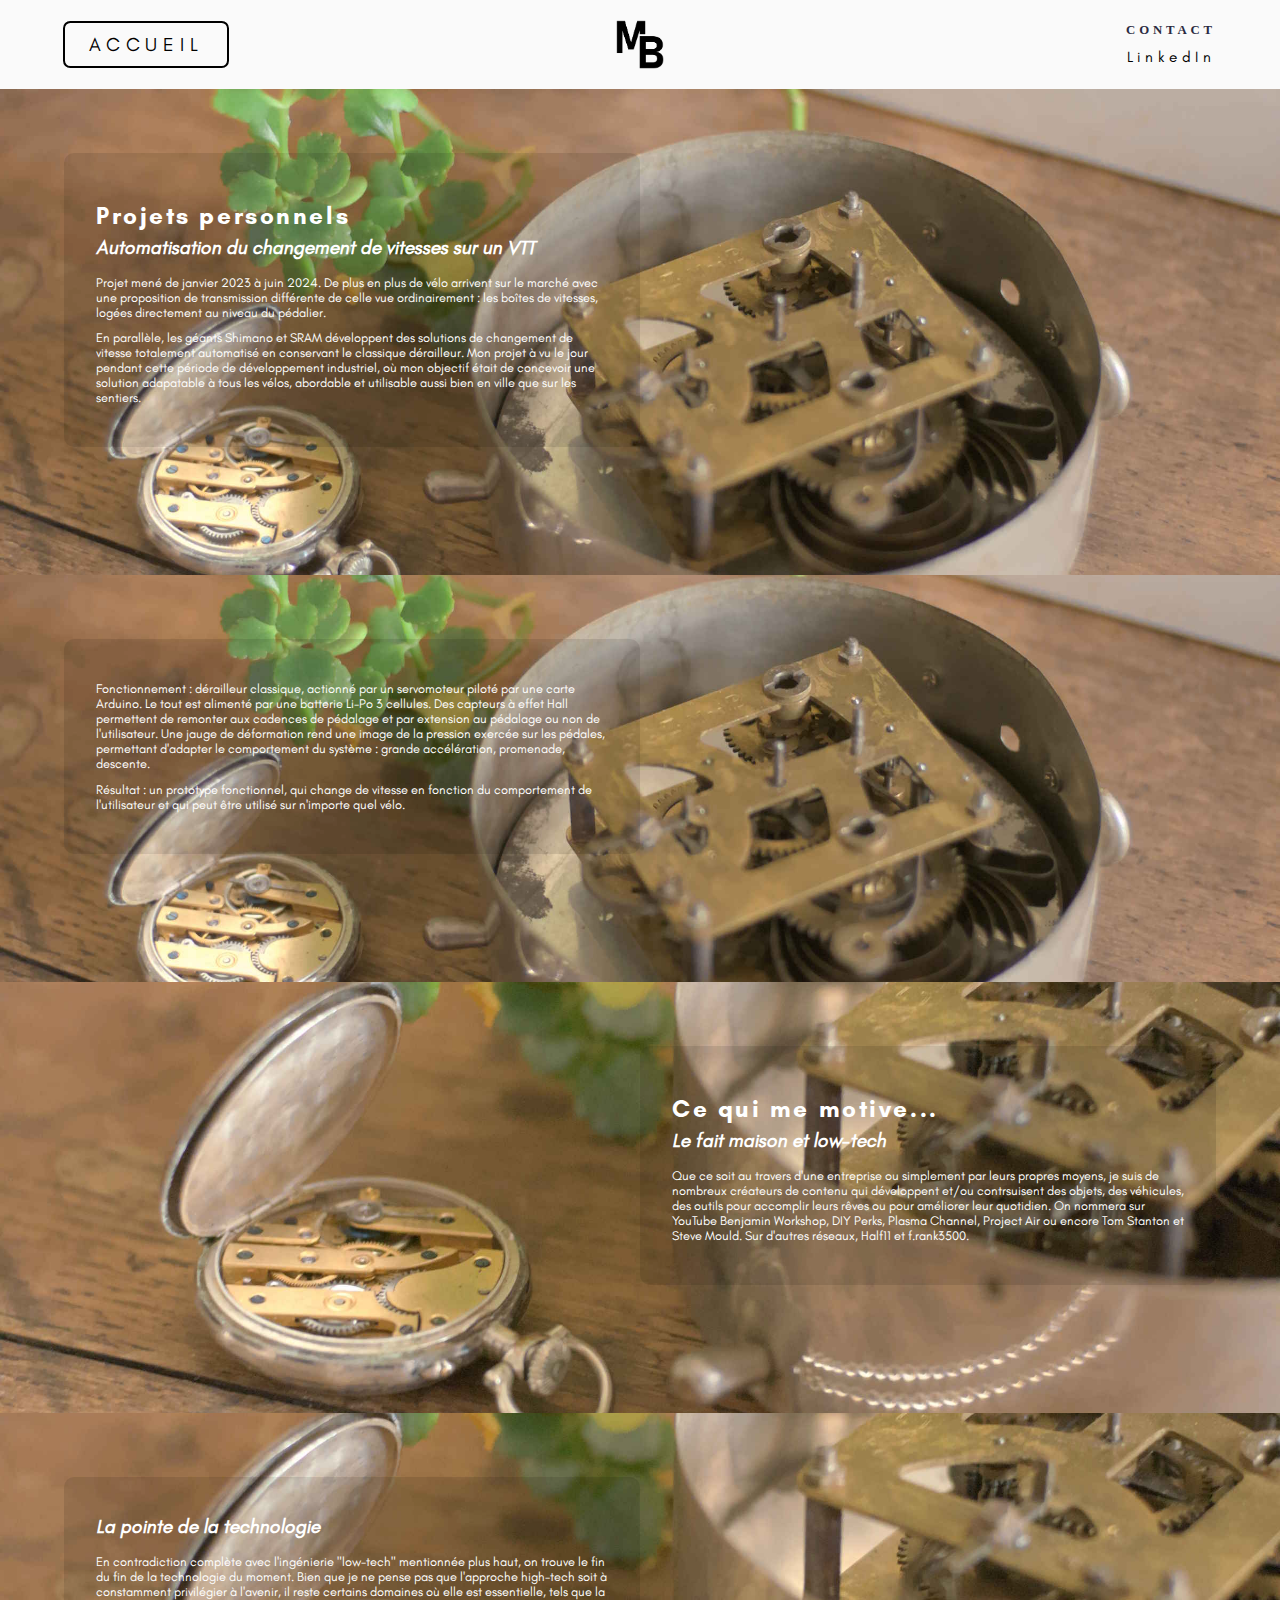
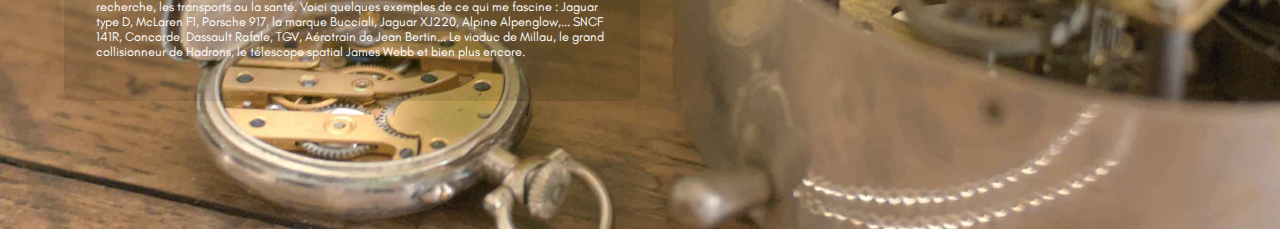
<file: about/inge/inge.html>
<!DOCTYPE html>
<html lang="en">
<head>
    <meta charset="UTF-8">
    <meta name="viewport" content="width=device-width, initial-scale=1.0">
    <title>MB - Ingénierie</title>
    <link rel="stylesheet" href="../subpages_style.css">
</head>
<body>
  <div class="header">
    <h2 class="btn"><a href="../../index.html">ACCUEIL</a></h2>
    <img src="../../icon/icon_hq.png" alt="Icone">
    <div class="contact">
      <h3>CONTACT</h3>
      <a href="https://www.linkedin.com/in/maximebailly24/">LinkedIn</a>
    </div>
  </div>
    <div class="blocg" style="background-image: url('img/horlogerie3.jpg');" id="tipe1">
        <div class="mot">
            <h1>Projets personnels</h1>
            <h2>Automatisation du changement de vitesses sur un VTT</h2>
            <p>Projet mené de janvier 2023 à juin 2024. De plus en plus de vélo arrivent sur le marché
              avec une proposition de transmission différente de celle vue ordinairement : les boîtes de vitesses,
              logées directement au niveau du pédalier.
            </p>
            <p>En parallèle, les géants Shimano et SRAM développent des solutions de changement de vitesse totalement
              automatisé en conservant le classique dérailleur. Mon projet à vu le jour pendant cette période de développement
              industriel, où mon objectif était de concevoir une solution adapatable à tous les vélos, abordable et utilisable
              aussi bien en ville que sur les sentiers.
            </p>
        </div>
    </div>
    <div class="blocg" style="background-image: url('img/horlogerie3.jpg');" id="tipe2">
        <div class="mot">
            <p>Fonctionnement : dérailleur classique, actionné par un servomoteur piloté par une carte Arduino.
              Le tout est alimenté par une batterie Li-Po 3 cellules. Des capteurs à effet Hall permettent de
              remonter aux cadences de pédalage et par extension au pédalage ou non de l'utilisateur. Une jauge
              de déformation rend une image de la pression exercée sur les pédales, permettant d'adapter le comportement
              du système : grande accélération, promenade, descente.
            </p>
            <p>Résultat : un prototype fonctionnel, qui change de vitesse en fonction du comportement de l'utilisateur 
              et qui peut être utilisé sur n'importe quel vélo.
            </p>
        </div>
    </div>
    <div class="blocd" style="background-image: url(img/horlogerie1.jpg);" id="mais1">
        <div class="mot">
            <h1>Ce qui me motive...</h1>
            <h2>Le fait maison et low-tech</h2>
            <p>Que ce soit au travers d'une entreprise ou simplement par leurs propres moyens, je suis de nombreux
               créateurs de contenu qui développent et/ou contrsuisent des objets, des véhicules, des outils pour
               accomplir leurs rêves ou pour améliorer leur quotidien. On nommera sur YouTube Benjamin Workshop, DIY Perks, 
               Plasma Channel, Project Air ou encore Tom Stanton et Steve Mould. Sur d'autres réseaux, Half11 et f.rank3500.
            </p>
        </div>
    </div>
    <div class="blocg" style="background-image: url(img/horlogerie1.jpg);" id="ht1">
      <div class="mot">
        <h2>La pointe de la technologie</h2>
        <p>En contradiction complète avec l'ingénierie "low-tech" mentionnée plus haut, on trouve le fin du fin de la 
          technologie du moment. Bien que je ne pense pas que l'approche high-tech soit à constamment privilégier à l'avenir,
          il reste certains domaines où elle est essentielle, tels que la recherche, les transports ou la santé.
          Voici quelques exemples de ce qui me fascine :
          Jaguar type D, McLaren F1, Porsche 917, la marque Bucciali, Jaguar XJ220, Alpine Alpenglow,...
          SNCF 141R, Concorde, Dassault Rafale, TGV, Aérotrain de Jean Bertin... Le viaduc de Millau, le grand collisionneur
          de Hadrons, le télescope spatial James Webb et bien plus encore.
        </p>
      </div>
    </div>
</body>
</html>
</file>
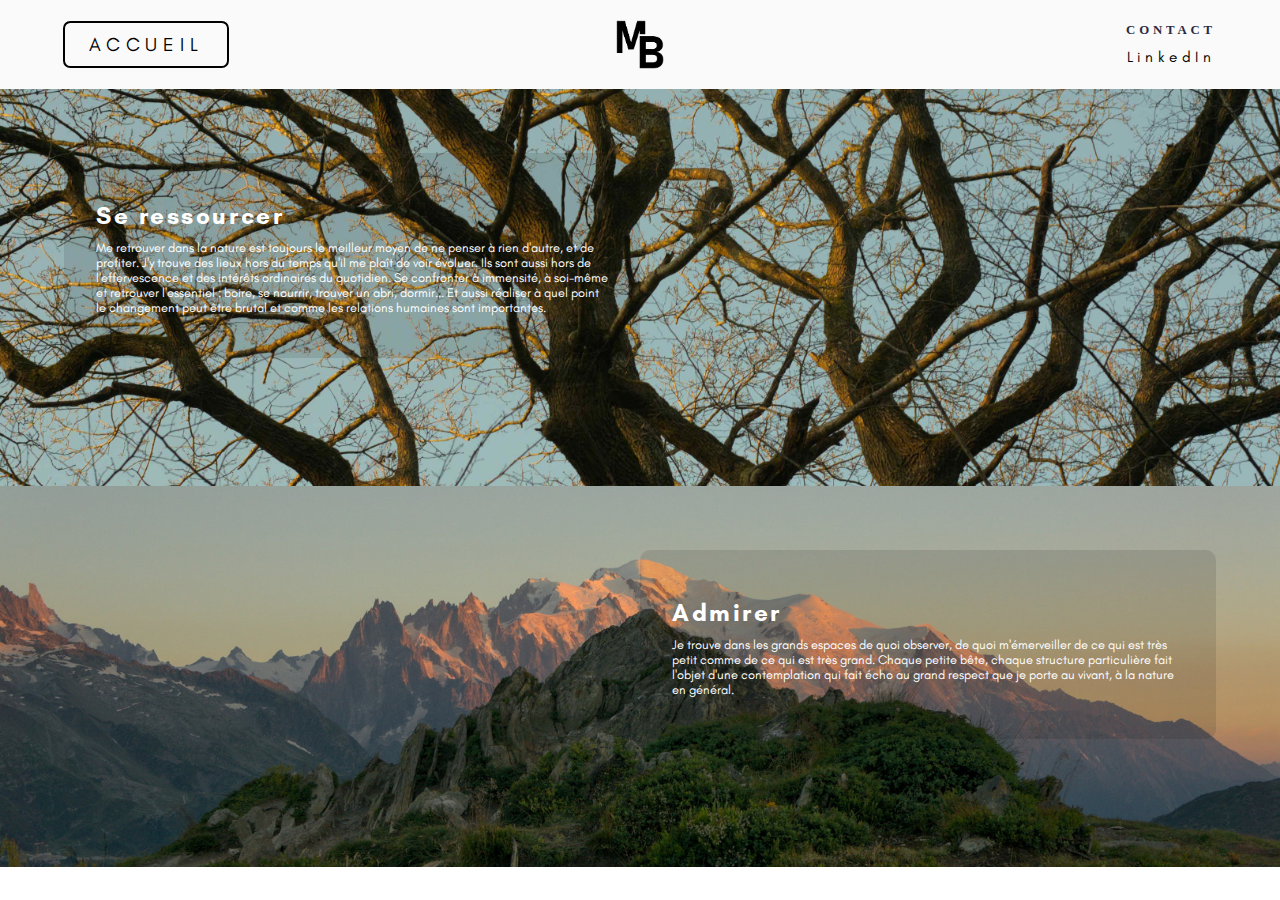
<file: about/nature/nature.html>
<!DOCTYPE html>
<html lang="en">
<head>
    <meta charset="UTF-8">
    <meta name="viewport" content="width=device-width, initial-scale=1.0">
    <title>MB - Nature</title>
    <link rel="icon" type="image/x-icon" href="../../icon/icon.png">
    <link rel="stylesheet" href="../subpages_style.css">
</head>
<body>
  <div class="header">
    <h2 class="btn"><a href="../../index.html">ACCUEIL</a></h2>
    <img src="../../icon/icon_hq.png" alt="Icone">
    <div class="contact">
      <h3>CONTACT</h3>
      <a href="https://www.linkedin.com/in/maximebailly24/">LinkedIn</a>
    </div>
  </div>
    <div class="blocg" style="background-image: url('img/branches.jpg');">
        <div class="mot">
            <h1>Se ressourcer</h1>
            <p>Me retrouver dans la nature est toujours le meilleur moyen de ne penser à rien d'autre, et de profiter.
               J'y trouve des lieux hors du temps qu'il me plaît de voir évoluer. Ils sont aussi hors de l'effervescence
               et des intérêts ordinaires du quotidien. Se confronter à immensité, à soi-même et retrouver l'essentiel :
               boire, se nourrir, trouver un abri, dormir... Et aussi réaliser à quel point le changement peut être brutal
               et comme les relations humaines sont importantes.
            </p>
        </div>
    </div>
    <div class="blocd" style="background-image: url(img/trek.jpg);">
        <div class="mot">
            <h1>Admirer</h1>
            <p>Je trouve dans les grands espaces de quoi observer, de quoi m'émerveiller de ce qui est très petit comme de ce qui est très grand.
              Chaque petite bête, chaque structure particulière fait l'objet d'une contemplation qui fait écho au grand
               respect que je porte au vivant, à la nature en général.
            </p>
        </div>
    </div>
</body>
</html>
</file>
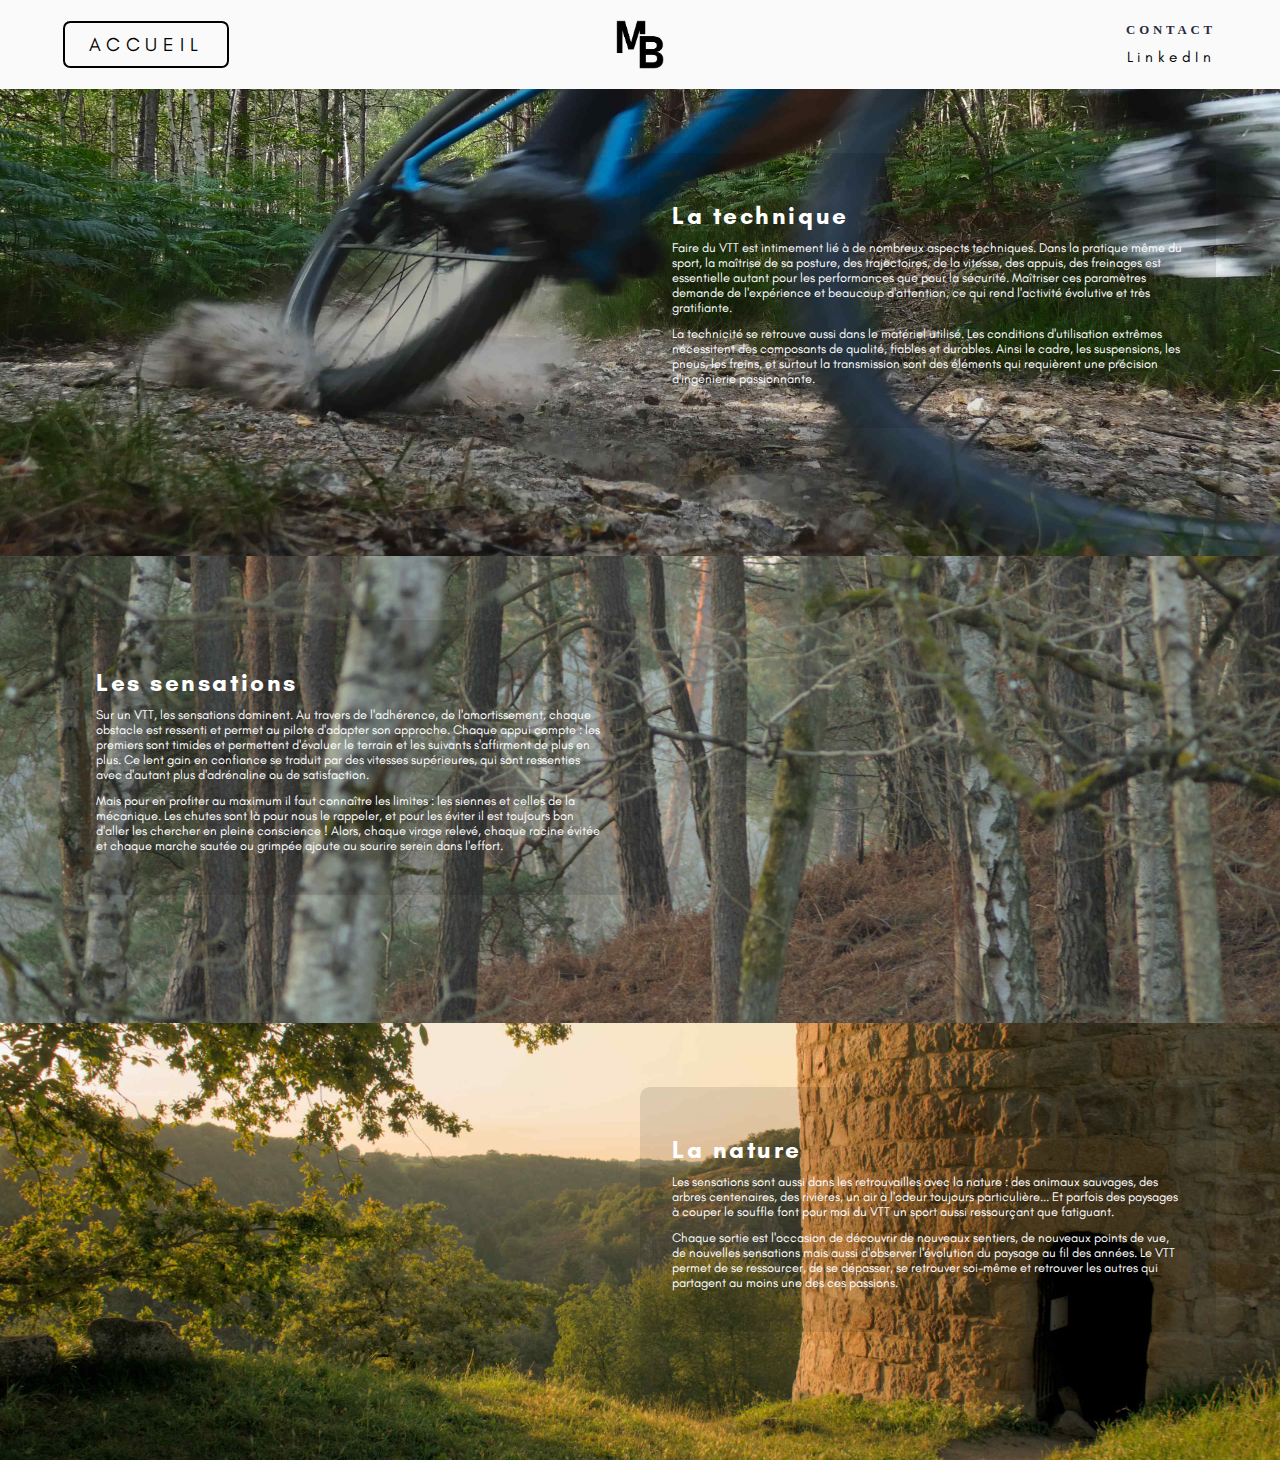
<file: about/vtt/vtt.html>
<!DOCTYPE html>
<html lang="en">
<head>
    <meta charset="UTF-8">
    <meta name="viewport" content="width=device-width, initial-scale=1.0">
    <title>MB - VTT</title>
    <link rel="stylesheet" href="../subpages_style.css">
</head>
<body>
  <div class="header">
    <h2 class="btn"><a href="../../index.html">ACCUEIL</a></h2>
    <img src="../../icon/icon_hq.png" alt="Icone">
    <div class="contact">
      <h3>CONTACT</h3>
      <a href="https://www.linkedin.com/in/maximebailly24/">LinkedIn</a>
    </div>
  </div>
    <div class="blocd" style="background-image: url('img/drift.jpg');">
        <div class="mot">
            <h1>La technique</h1>
            <p>Faire du VTT est intimement lié à de nombreux aspects techniques. Dans la pratique
                même du sport, la maîtrise de sa posture, des trajectoires, de la vitesse, des appuis, des freinages 
                est essentielle autant pour les performances que pour la sécurité. Maîtriser ces paramètres
                demande de l'expérience et beaucoup d'attention, ce qui rend l'activité évolutive
                et très gratifiante.</p>
            <p>La technicité se retrouve aussi dans le matériel utilisé. Les conditions d'utilisation extrêmes
                nécessitent des composants de qualité, fiables et durables. Ainsi le cadre, les suspensions, les pneus, les freins,
                et surtout la transmission sont des éléments qui requièrent une précision d'ingénierie passionnante.
            </p>
        </div>
    </div>
    <div class="blocg" style="background-image: url('img/foret.jpg');">
        <div class="mot">
            <h1>Les sensations</h1>
            <p>Sur un VTT, les sensations dominent. Au travers de l'adhérence, de l'amortissement, chaque obstacle est ressenti
             et permet au pilote d'adapter son approche. Chaque appui compte : les premiers sont timides et permettent d'évaluer
             le terrain et les suivants s'affirment de plus en plus. Ce lent gain en confiance se traduit par des vitesses supérieures,
             qui sont ressenties avec d'autant plus d'adrénaline ou de satisfaction.
            </p>
            <p>Mais pour en profiter au maximum il faut connaître les limites : les siennes et celles de la mécanique. Les chutes
                sont là pour nous le rappeler, et pour les éviter il est toujours bon d'aller les chercher en pleine conscience !
                Alors, chaque virage relevé, chaque racine évitée et chaque marche sautée ou grimpée ajoute au sourire serein dans l'effort. 
            </p>
        </div>
    </div>
    <div class="blocd" style="background-image: url(img/nature.jpg);">
          <div class="mot">
              <h1>La nature</h1>
              <p>Les sensations sont aussi dans les retrouvailles avec la nature : des animaux sauvages, des arbres centenaires, des rivières,
                 un air à l'odeur toujours particulière... Et parfois des paysages à couper le souffle font pour moi du VTT un sport aussi
                   ressourçant que fatiguant.
              </p>
              <p>Chaque sortie est l'occasion de découvrir de nouveaux sentiers, de nouveaux points de vue, de nouvelles sensations mais aussi
                d'observer l'évolution du paysage au fil des années. Le VTT permet de se ressourcer, de se dépasser, se retrouver soi-même
                 et retrouver les autres qui partagent au moins une des ces passions.
             </p>
          </div>
      </div>
</body>
</html>
</file>
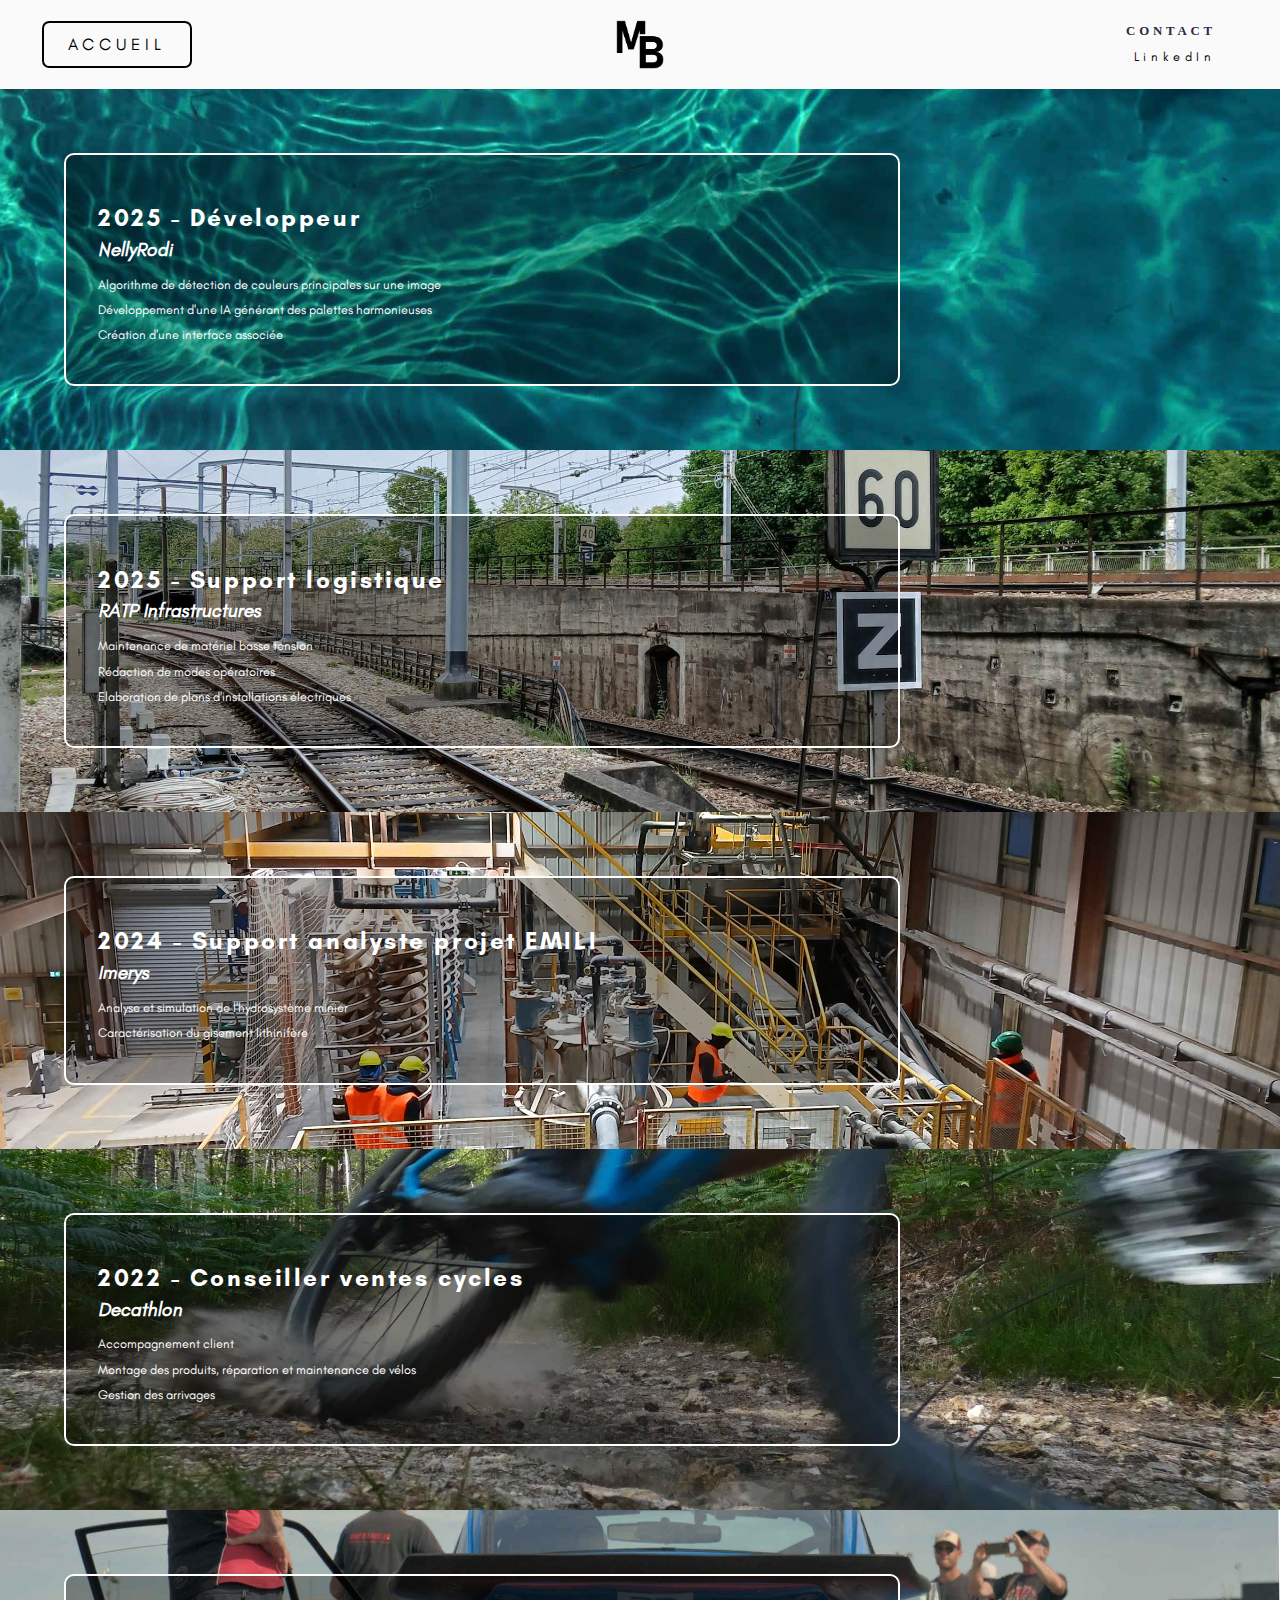
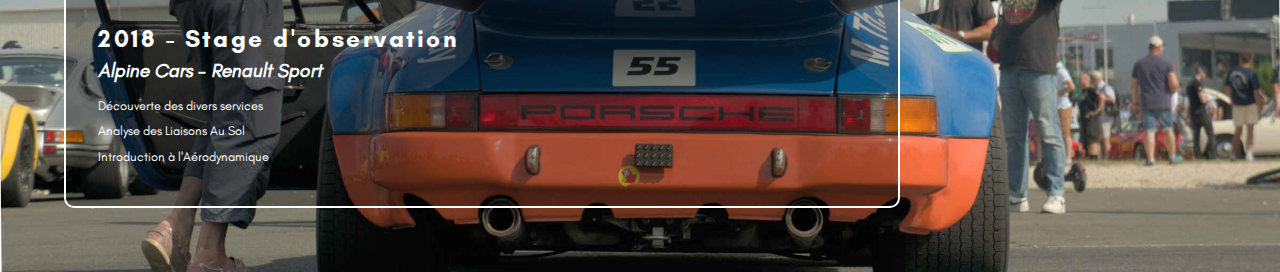
<file: cv/professional/pro.html>
<!DOCTYPE html>
<html lang="en">
<head>
    <meta charset="UTF-8">
    <meta name="viewport" content="width=device-width, initial-scale=1.0">
    <title>MB - Parcours professionnel</title>
    <link rel="stylesheet" href="style.css">
</head>
<body>
  <div class="header">
    <h2 class="btn"><a href="../index.html">ACCUEIL</a></h2>
    <img src="../icon/icon_hq.png" alt="Icone">
    <div class="contact">
      <h3>CONTACT</h3>
      <a href="https://www.linkedin.com/in/maximebailly24/">LinkedIn</a>
    </div>
  </div>

  <div class="bloc" style="background-image: url('img/harmonie.jpg');">
    <div class="mot">
      <div class="date&job">
        <h1>2025 - Développeur</h1>
      </div>
      <div class="detail">
        <h2>NellyRodi</h2>
        <p>Algorithme de détection de couleurs principales sur une image</p>
        <p>Développement d'une IA générant des palettes harmonieuses</p>
        <p>Création d'une interface associée</p>
      </div>
    </div>
  </div>

  <div class="bloc" style="background-image: url('img/ratp.jpg');">
    <div class="mot">
      <div class="date&job">
        <h1>2025 - Support logistique</h1>
      </div>
      <div class="detail">
        <h2>RATP Infrastructures</h2>
        <p>Maintenance de matériel basse tension</p>
        <p>Rédaction de modes opératoires</p>
        <p>Elaboration de plans d'installations électriques</p>
      </div>
    </div>
  </div>

  <div class="bloc" style="background-image: url('img/imerys.jpg');">
    <div class="mot">
      <div class="date&job">
        <h1>2024 - Support analyste projet EMILI</h1>
      </div>
      <div class="detail">
        <h2>Imerys</h2>
        <p>Analyse et simulation de l'hydrosystème minier</p>
        <p>Caractérisation du gisement lithinifère</p>
      </div>
    </div>
  </div>

  <div class="bloc" style="background-image: url('img/drift.jpg');">
    <div class="mot">
      <div class="date&job">
        <h1>2022 - Conseiller ventes cycles</h1>
      </div>
      <div class="detail">
        <h2>Decathlon</h2>
        <p>Accompagnement client</p>
        <p>Montage des produits, réparation et maintenance de vélos</p>
        <p>Gestion des arrivages</p>
      </div>
    </div>
  </div>

  <div class="bloc" style="background-image: url('img/car.jpg');">
    <div class="mot">
      <div class="date&job">
        <h1>2018 - Stage d'observation</h1>
      </div>
      <div class="detail">
        <h2>Alpine Cars - Renault Sport</h2>
        <p>Découverte des divers services</p>
        <p>Analyse des Liaisons Au Sol</p>
        <p>Introduction à l'Aérodynamique</p>
      </div>
    </div>
  </div>
</body>
</html>
</file>
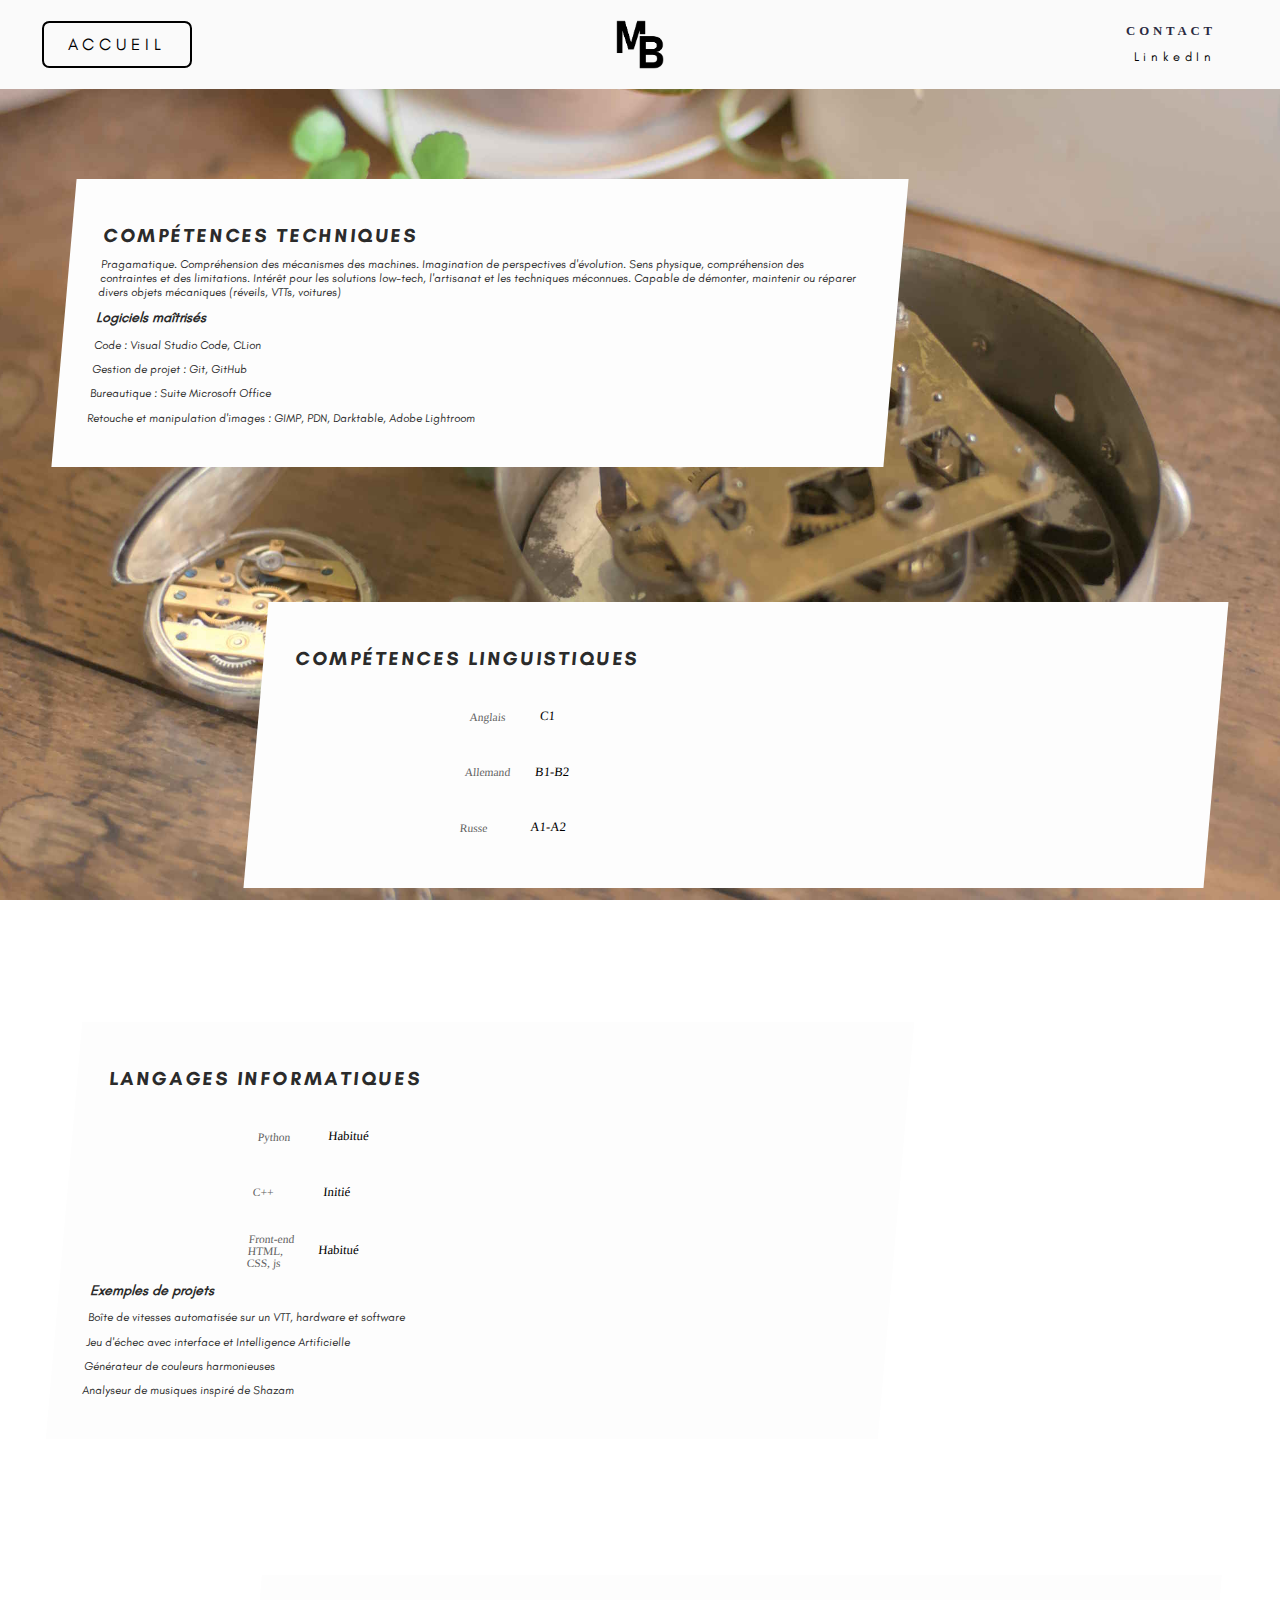
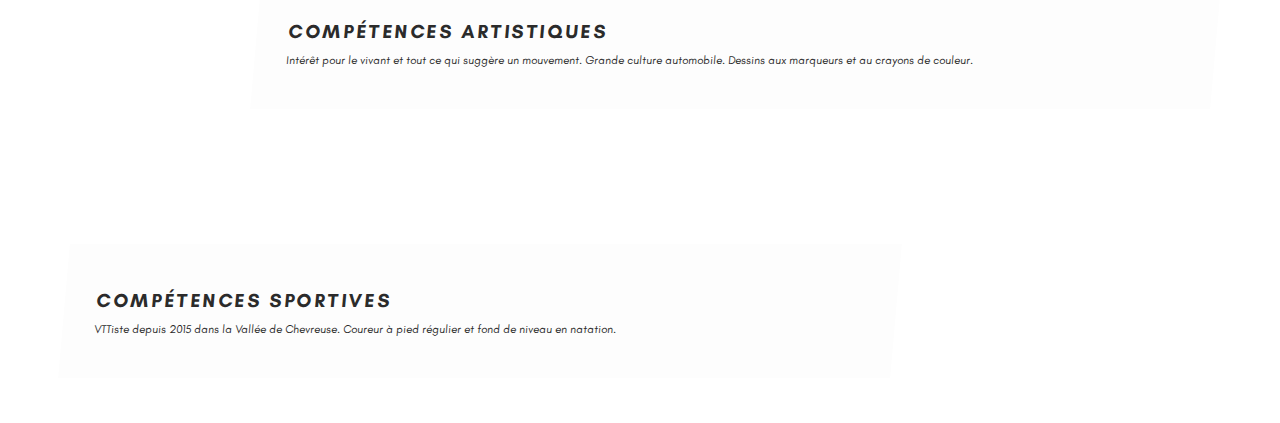
<file: cv/skills/skills.html>
<!DOCTYPE html>
<html lang="en">
<head>
    <meta charset="UTF-8">
    <meta name="viewport" content="width=device-width, initial-scale=1.0">
    <title>MB - Compétences</title>
    <link rel="stylesheet" href="style.css">
</head>
<body>
  <div class="header">
    <h2 class="btn"><a href="../index.html">ACCUEIL</a></h2>
    <img src="../icon/icon_hq.png" alt="Icone">
    <div class="contact">
      <h3>CONTACT</h3>
      <a href="https://www.linkedin.com/in/maximebailly24/">LinkedIn</a>
    </div>
  </div>
  <div class="container">
    <div class="blocg">
      <h1>COMPÉTENCES TECHNIQUES</h1>
      <p>Pragamatique. Compréhension des mécanismes des machines. Imagination de perspectives d'évolution. 
        Sens physique, compréhension des contraintes et des limitations. 
        Intérêt pour les solutions low-tech, l'artisanat et les techniques méconnues.
        Capable de démonter, maintenir ou réparer divers objets mécaniques (réveils, VTTs, voitures)</p>
      <h2>Logiciels maîtrisés</h2>
      <p>Code : Visual Studio Code, CLion</p>
      <p>Gestion de projet : Git, GitHub</p>
      <p>Bureautique : Suite Microsoft Office</p>
      <p>Retouche et manipulation d'images : GIMP, PDN, Darktable, Adobe Lightroom</p>
    </div>
    <div class="blocd">
      <h1>COMPÉTENCES LINGUISTIQUES</h1>
      <br>
      <div class="graph_l">
        <div class="row">
          <p>Anglais</p>
          <span class="level">C1</span>
          <div class="bar anglais"></div>
        </div>
        <div class="row">
          <p>Allemand</p>
          <span class="level">B1-B2</span>
          <div class="bar allemand"></div>
        </div>
        <div class="row">
          <p>Russe</p>
          <span class="level">A1-A2</span>
          <div class="bar russe"></div>
        </div>
      </div>
    </div>

    <div class="blocg">
      <h1>LANGAGES INFORMATIQUES</h1>
      <br>
      <div class="graph_p">
        <div class="row">
          <p>Python</p>
          <span class="level">Habitué</span>
          <div class="bar py"></div>
        </div>
        <div class="row">
          <p>C++</p>
          <span class="level">Initié</span>
          <div class="bar cpp"></div>
        </div>
        <div class="row">
          <p>Front-end HTML, CSS, js</p>
          <span class="level">Habitué</span>
          <div class="bar html"></div>
        </div>
      </div>
      <h2>Exemples de projets</h2>
      <p>Boîte de vitesses automatisée sur un VTT, hardware et software</p>
      <p>Jeu d'échec avec interface et Intelligence Artificielle</p>
      <p>Générateur de couleurs harmonieuses</p>
      <p>Analyseur de musiques inspiré de Shazam</p>
    </div>
  
    <div class="blocd">
      <h1>COMPÉTENCES ARTISTIQUES</h1>
      <p>Intérêt pour le vivant et tout ce qui suggère un mouvement. Grande culture automobile. 
        Dessins aux marqueurs et au crayons de couleur.</p>
    </div>

    <div class="blocg">
      <h1>COMPÉTENCES SPORTIVES</h1>
      <p>VTTiste depuis 2015 dans la Vallée de Chevreuse. Coureur à pied régulier et fond de niveau en natation.</p>
    </div>
  </div>
</body>
</html>
</file>
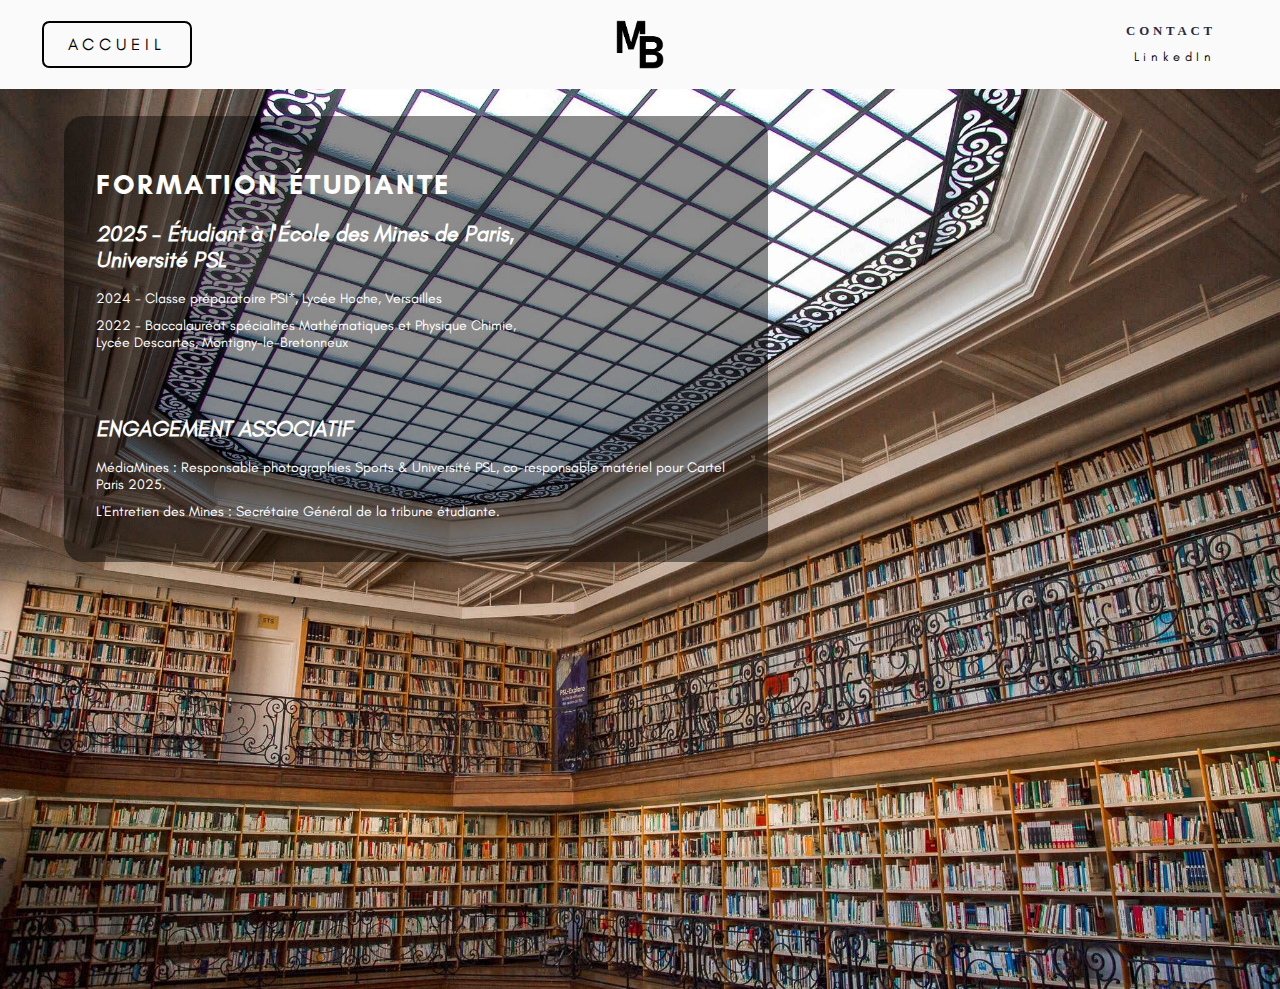
<file: cv/studies/studies.html>
<!DOCTYPE html>
<html lang="en">
<head>
    <meta charset="UTF-8">
    <meta name="viewport" content="width=device-width, initial-scale=1.0">
    <title>MB - Formation</title>
    <link rel="stylesheet" href="style.css">
</head>
<body>
  <div class="header">
    <h2 class="btn"><a href="../index.html">ACCUEIL</a></h2>
    <img src="../icon/icon_hq.png" alt="Icone">
    <div class="contact">
      <h3>CONTACT</h3>
      <a href="https://www.linkedin.com/in/maximebailly24/">LinkedIn</a>
    </div>
  </div>
  <div class="bloc" style="background-image: url(img/mines.jpg);">
      <div class="mot">
        <div class="date&job">
          <h1>FORMATION ÉTUDIANTE</h1>
          <br>
        </div>
        <div class="detail">
          <h2>2025 - Étudiant à l'École des Mines de Paris, Université PSL</h2>
          <p>2024 - Classe préparatoire PSI*, Lycée Hoche, Versailles</p>
          <p>2022 - Baccalauréat spécialités Mathématiques et Physique Chimie, Lycée Descartes, Montigny-le-Bretonneux</p>
        </div>
        <div class="assos">
          <h2>ENGAGEMENT ASSOCIATIF</h2>
          <p>MédiaMines : Responsable photographies Sports & Université PSL, co-responsable matériel pour Cartel Paris 2025.</p>
          <p>L'Entretien des Mines : Secrétaire Général de la tribune étudiante.</p>
        </div>
      </div>
  </div>
</body>
</html>
</file>
<file: style.css>
body {
    background-color: #ffffff; /* Couleur de fond*/
    padding: 0;
    border:0;
    margin: 0;
    overflow-x: hidden;
  }

@font-face {
  font-family: Glacial Indifference;
  src: url(fonts/GlacialIndifference-Regular.otf);
}
@font-face {
  font-family: Glacial Indifference;
  src: url(fonts/GlacialIndifference-Bold.otf);
  font-weight: bold;
}
@font-face {
  font-family: Glacial Indifference;
  src: url(fonts/GlacialIndifference-Italic.otf);
  font-style: italic;
}
  


.header {
  position:sticky;
  top:0;
  display:flex;
  justify-content: center;
  align-items: center;
  margin:0 auto;
  background-color: #fafafa;
  z-index:4;

  img{
    width:4vw;
    margin:25px;
  }
  .contact {
    color: #2a2a41;
    font-family: 'Glacial Indifference';
    text-align: left;
    margin: 0;
    font-weight: 500;
    letter-spacing: 0.3em;
    line-height: 1;
    position:absolute;
    right:0px;
    margin-right: 5%;
    a {
      font-size: calc(5px + 0.8vw);
      display:block;
      font-weight: 200;
      text-align: right;
      text-decoration: none;
      color:#000000;
      font-family: "Glacial Indifference";
    }
  }
}

.menus {
  margin: 0;
  width: 100%;
  height: 120vh;
  font-size: 0;
  a {
      font-size: 2vw;
      color: #ffffff;
      font-weight: bold;
      font-family: 'Bahnschrift';
      text-decoration: none;
      letter-spacing: 10px;
      text-align: left;
      line-height: 2.2;
      text-shadow: none;
      display: inline-block;
      transition: transform 0.3s ease;
    }
  a:hover {
    color: #fff;
    transform: scale(1.03);
    text-shadow: 0 10px 20px rgba(0, 0, 0, 0.5);
  }
}

.menus > div {
  display: inline-block;
  width: 50%;
  height: 50%;
  margin: 0;
  padding: 0;
  border: 0;
  vertical-align: top;
  background-size: cover;
  background-position: center;
  position: relative;
}
.centered {
  position: absolute;
  width:70%;
  top: 50%;
  left: 50%;
  transform: translate(-50%, -50%);
}


@media screen and (max-width: 700px) {
  .menus > div  {
    width: 100%;
  }
  .centered a {
    font-size: calc(2px + 4vw);
  }
}

/* Specific background images */
.profil_etu {
  background-image: url("img/metro.jpg");
}
.pro {
  background-image: url("img/kaolin.jpg");
}
.skills {
  background-image: url("img/drift.jpg");
}
.about_me {
  background-image: url("img/vallee.jpg");
}


h2 {
  font-size: 1.8vmax;
  color: #ffffff;
  font-weight: bold;
  font-family: 'Glacial Indifference';
  text-decoration: none;
  letter-spacing: 10px;
  text-align: left;
  padding: 0px;
  text-align: 0 1px 1px;
  text-shadow: none;
  margin-block-start: 0em;
  margin-block-end: 0em;
}

h3 {
  font-size: 1vmax;
  color: #2a2a41;
  font-family: 'Glacial Indifference';
  text-align: left;
  margin:0;
  margin-bottom: 1em;
  font-weight: 600;
  letter-spacing: 0.3em;
  line-height: 1;
}

.footer {
  margin:4%;
  text-align: center;
  font-family: 'Bahnschrift';
  letter-spacing: 0.2em;
  font-size: calc(4px + 0.5vmax);
}
</file>
<file: cv/style.css>
body {
    background-color: #ffffff; /* Couleur de fond*/
    padding: 0;
    border:0;
    margin: 0;
    overflow-x: hidden;
  }

@font-face {
  font-family: Glacial Indifference;
  src: url(fonts/GlacialIndifference-Regular.otf);
}
@font-face {
  font-family: Glacial Indifference;
  src: url(fonts/GlacialIndifference-Bold.otf);
  font-weight: bold;
}
@font-face {
  font-family: Glacial Indifference;
  src: url(fonts/GlacialIndifference-Italic.otf);
  font-style: italic;
}
  


.header {
  position:sticky;
  top:0;
  display:flex;
  justify-content: center;
  align-items: center;
  margin:0 auto;
  background-color: #fafafa;
  z-index:4;

  img{
    width:4vw;
    margin:25px;
  }
  .contact {
    color: #2a2a41;
    font-family: 'Glacial Indifference';
    text-align: left;
    margin: 0;
    font-weight: 500;
    letter-spacing: 0.3em;
    line-height: 1;
    position:absolute;
    right:0px;
    margin-right: 5%;
    a {
      font-size: 1vmax;
      display:block;
      font-weight: 200;
      text-align: right;
      text-decoration: none;
      color:#000000;
      font-family: "Glacial Indifference";
    }
  }
}


.menus {
  display: flex;
  justify-content:center;
  margin: 0 0;
  width:100%;
  height:120vh;
  a {
    font-size: 2vmax;
    color: #ffffff;
    font-weight: bold;
    font-family: 'Bahnschrift';
    text-decoration: none;
    letter-spacing: 10px;
    text-align: left;
    padding: 40px;
    line-height: 2.2;
    transition: 0.3s cubic-bezier(0.175, 0.885, 0.32, 1.275);
    text-align: 0 1px 1px;
    text-shadow: none;
  }
  .gauche {
    display: block;
    border: 0;
    margin: 0;
    width:100%;
    height:60vh;
    justify-content:center;
    .profil_etu {
      background-image: url("img/metro.jpg");
      background-size:cover;
      height: 100%;
      width: 100%;
      border: 0;
      margin: 0;
      display : flex;
      align-items: center;
    }
    .pro {
      background-image: url("img/kaolin.jpg");
      background-size:cover;
      height: 100%;
      width: 100%;
      border: 0;
      margin: 0;
      display : flex;
      align-items: center;
      }
  }
  .droite {
    display: block;
    border: 0;
    margin: 0;
    width:100%;
    height:60vh;
    .skills {
      background-image: url("img/drift.jpg");
      background-size:cover;
      height: 100%;
      width: 100%;
      border: 0;
      margin: 0;
      display : flex;
      align-items: center;
    }
    .about_me {
      background-image: url("img/vallee.jpg");
      background-size:cover;
      height: 100%;
      width: 100%;
      border: 0;
      margin: 0;
      display : flex;
      align-items: center;
      }
  }
}

h2 {
  font-size: 1.8vmax;
  color: #ffffff;
  font-weight: bold;
  font-family: 'Glacial Indifference';
  text-decoration: none;
  letter-spacing: 10px;
  text-align: left;
  padding: 0px;
  text-align: 0 1px 1px;
  text-shadow: none;
  margin-block-start: 0em;
  margin-block-end: 0em;
}

h2:hover a {
  transform: scale(0.99);
  color: #fff;
  text-shadow: 0 10px 20px rgba(0, 0, 0, 0.5);
}

h3 {
  font-size: 1vmax;
  color: #2a2a41;
  font-family: 'Glacial Indifference';
  text-align: left;
  margin:0;
  margin-bottom: 1em;
  font-weight: 600;
  letter-spacing: 0.3em;
  line-height: 1;
}

.footer {
  margin:4%;
  text-align: center;
  font-family: 'Bahnschrift';
  letter-spacing: 0.2em;
  font-size: 0.8vmax;
}
</file>
<file: about/style_about.css>
body {
  /*background: url(DSC05473.jpg) no-repeat center fixed; 
  background-size: cover;*/
  background-color: #ffffff;
  margin:0;
  overflow-x: hidden;
  }
  

@font-face {
  font-family: Glacial Indifference;
  src: url(../fonts/GlacialIndifference-Regular.otf);
}
@font-face {
  font-family: Glacial Indifference;
  src: url(../fonts/GlacialIndifference-Bold.otf);
  font-weight: bold;
}
@font-face {
  font-family: Glacial Indifference;
  src: url(../fonts/GlacialIndifference-Italic.otf);
  font-style: italic;
}

.header {
  position:sticky;
  top:0;
  display:flex;
  justify-content: center;
  align-items: center;
  margin:0 auto;
  background-color: #fafafa;
  z-index:4;

  img{
    width:4vw;
    margin:18px;
  }
  .btn {
  position: absolute;
  left : 4%;
  border : calc(0.05em + 0.08vw) solid;
  border-radius: 0.3em;
  display:flex;
  align-items: center;
  text-align: center;
  margin:0.5em 0.5em;
  padding:1em;
  padding-top: 0.5em;
  padding-bottom: 0.5em;
  height:1.5vw;
  background-color: #dadada00; /* transparent */
  width: auto;
    a {
      font-size: calc(5px + 1.1vw);
      font-family: 'Glacial Indifference';
      text-decoration: none;
      text-align: center;
      color:#000000;
      font-weight: 400;
      letter-spacing: 0.3em;
    }
  }
  .contact {
    color: #2a2a41;
    font-family: 'Glacial Indifference';
    text-align: left;
    margin: 0;
    font-weight: 500;
    letter-spacing: 0.3em;
    line-height: 1;
    position:absolute;
    right:0px;
    margin-right: 5%;
    a {
      font-size: calc(5px + 0.8vw);
      display:block;
      font-weight: 200;
      text-align: right;
      text-decoration: none;
      color:#000000;
      font-family: "Glacial Indifference";
    }
  }
}

.dessin {
	padding: 4em;
	.mot {
		display: flex;
		align-items:center;
		max-width: 800px;
		margin: auto;
	}
	background: url(img/clio.jpg)
  center center / cover;
	.hover {
		flex: 1;
		display: grid;
    margin:auto;
    text-align: center;
		height: calc(100vh - 10em);
		grid: repeat(2, 1fr) / 100%;
		position: relative;
		div {
			position: relative;
			z-index: 5;
		}
		div:nth-child(2):hover ~ h1 {
			margin-top: -50px;
		}
	}
}

.automobile {
	padding: 4em;
	.mot {
		display: flex;
		align-items:center;
		max-width: 800px;
		margin: auto;
	}
	background: url(img/bugatti.jpg)
  center center / cover;
	.hover {
		flex: 1;
		display: grid;
    margin:auto;
    text-align: center;
		height: calc(100vh - 10em);
		grid: repeat(2, 1fr) / 100%;
		position: relative;
		div {
			position: relative;
			z-index: 5;
		}
		div:nth-child(2):hover ~ h1 {
			margin-top: -50px;
		}
	}
}

.nature {
    padding: 4em;
    .mot {
      display: flex;
      align-items:center;
      max-width: 800px;
      margin: auto;
    }
    background: url(img/nat_about.jpg)
    center center / cover;
    .hover {
      flex: 1;
      display: grid;
      margin:auto;
      text-align: center;
      height: calc(100vh - 10em);
      grid: repeat(2, 1fr) / 100%;
      position: relative;
      div {
        position: relative;
        z-index: 5;
      }
      div:nth-child(2):hover ~ h1 {
        margin-top: -50px;
      }
    }
  }

.vtt {
    padding: 4em;
    .mot {
      display: flex;
      align-items:center;
      max-width: 800px;
      margin: auto;
    }
    background: url(img/vtt.jpg)
    center center / cover;
    .hover {
      flex: 1;
      display: grid;
      margin:auto;
      text-align: center;
      letter-spacing: 0.5em;
      height: calc(100vh - 10em);
      grid: repeat(2, 1fr) / 100%;
      position: relative;
      div {
        position: relative;
        z-index: 5;
      }
      div:nth-child(2):hover ~ h1 {
        margin-top: -50px;
      }
    }
  }

.inge {
    padding: 4em;
    .mot {
      display: flex;
      align-items:center;
      max-width: 800px;
      margin: auto;
    }
    background: url(img/horlogerie2.jpg)
    center center / cover;
    .hover {
      flex: 1;
      display: grid;
      margin:auto;
      text-align: center;
      letter-spacing: 0.5em;
      height: calc(100vh - 10em);
      grid: repeat(2, 1fr) / 100%;
      position: relative;
      div {
        position: relative;
        z-index: 5;
      }
      div:nth-child(2):hover ~ h1 {
        margin-top: -50px;
      }
    }
  }


	h1 {
    font-size: 80px;
    color: #ffffff;
    font-weight: bold;
    font-family: 'Bahnschrift';
		position: absolute;
		margin: auto;
		left: 0;
		right: 0;
		top: 50%;
		margin-top: -30px;
		transition: 0.3s cubic-bezier(0.1, 1, 0.5, 1);
		z-index: 5;
	}

h3 {
    font-size: 18px;
    color: #2a2a41;
    font-family: 'Bahnschrift';
    text-align: left;
    margin:0;
    margin-bottom: 1em;
    font-weight: 600;
    letter-spacing: 0.3em;
    line-height: 1;
  }

.footer {
  margin:4%;
  text-align: center;
  font-family: 'Bahnschrift';
  letter-spacing: 0.2em;
  font-size: calc(4px + 0.5vmax);
}
</file>
<file: professional/style.css>
body {
    /*background: url(DSC05473.jpg) no-repeat center fixed; 
    background-size: cover;*/
    background-color: #ffffff;
    margin:0;
    overflow-x: hidden;
    }

@font-face {
  font-family: Glacial Indifference;
  src: url(../fonts/GlacialIndifference-Regular.otf);
}
@font-face {
  font-family: Glacial Indifference;
  src: url(../fonts/GlacialIndifference-Bold.otf);
  font-weight: bold;
}
@font-face {
  font-family: Glacial Indifference;
  src: url(../fonts/GlacialIndifference-Italic.otf);
  font-style: italic;
}


.header {
  position:sticky;
  top:0;
  display:flex;
  justify-content: center;
  align-items: center;
  margin:0 auto;
  background-color: #fafafa;
  z-index:4;

  img{
    width:4vw;
    margin:18px;
  }
  .btn {
  position: absolute;
  left : 4%;
  border : calc(0.05em + 0.08vw) solid;
  border-radius: 0.3em;
  display:flex;
  align-items: center;
  text-align: center;
  margin:0.5em 0.5em;
  padding:1em;
  padding-top: 0.5em;
  padding-bottom: 0.5em;
  height:1.5vw;
  background-color: #dadada00; /* transparent */
  width: auto;
    a {
      font-size: calc(5px + 1.1vw);
      font-family: 'Glacial Indifference';
      text-decoration: none;
      text-align: center;
      color:#000000;
      font-weight: 400;
      letter-spacing: 0.3em;
    }
  }
  .contact {
    color: #2a2a41;
    font-family: 'Glacial Indifference';
    text-align: left;
    margin: 0;
    font-weight: 500;
    letter-spacing: 0.3em;
    line-height: 1;
    position:absolute;
    right:0px;
    margin-right: 5%;
    a {
      font-size: calc(5px + 0.8vw);
      display:block;
      font-weight: 200;
      text-align: right;
      text-decoration: none;
      color:#000000;
      font-family: "Glacial Indifference";
    }
  }
}


.bloc {
  width: 100vw; /* Full screen width */
  background-size: cover; /* Make image cover the block */
  background-position: center center;
  background-repeat: no-repeat;
  padding: 4em 5%;
  box-sizing: border-box;
  color: white;
  position: relative;
}

.mot {
  font-family: 'Glacial Indifference';
  background-color: rgba(0, 0, 0, 0.3); /* semi-transparent overlay for readability */
  padding: 2em;
  border: #ffffff 0.15em solid;
  border-radius: 10px;
  max-width: 60vw; /* Optional: control text width */
}

.mot h1 {
  font-size: 1.9vmax;
  margin-bottom: 0;
  letter-spacing: 0.2vmax;
  font-weight: 600;
  position:relative;
  width: auto;
}

h1::after,
h1::before {
  content: '';
  position: absolute;
  width: 100%;
  height: calc(0.8px + 0.07vw);
  background: linear-gradient(to right, #df0000, #ffd000);
  bottom: -3px;
  left: 0;
  transform: scaleX(0); /* Initially set to 0 */
  transform-origin: right; /* Animate from right to left */
  transition: transform 0.5s ease-out; /* Smooth transition */
}

h1::before {
  top: -5px;
  transform-origin: left; /* Animate from left to right */
}

h1:hover::after,
h1:hover::before {
  transform: scaleX(1); /* Scale to full width on hover */
}

.mot h2 {
  font-size: 1.5vmax;
  font-style: italic;
  margin-top: 0.3em;
}

.mot p {
  font-size: 1vmax;
  font-weight: 200;
  margin: 0.8vmax 0;
}


h3 {
  font-size: 1vmax;
  color: #2a2a41;
  font-family: 'Bahnschrift';
  text-align: left;
  margin:0;
  margin-bottom: 1em;
  font-weight: 600;
  letter-spacing: 0.3em;
  line-height: 1;
}

.footer {
  margin:4%;
  text-align: center;
  font-family: 'Bahnschrift';
  letter-spacing: 0.2em;
  font-size: calc(4px + 0.5vmax);
}

@media screen and (max-width: 700px) {
  .bloc h1 {
    font-size: calc(10px + 1.5vw);
  }

  .bloc h2 {
    font-size: calc(8px + 1vw);
  }

  .bloc p {
    font-size: calc(7px + 1vw);
  }
}
</file>
<file: skills/style.css>
body {
    /*background: url(DSC05473.jpg) no-repeat center fixed; 
    background-size: cover;*/
    background-color: #ffffff;
    margin:0;
    background-image: url(img/horlogerie3.jpg);
    background-size: cover;
    background-repeat: no-repeat;
    background-position: center;
    
    background-attachment: fixed;
    }

@font-face {
  font-family: Glacial Indifference;
  src: url(../fonts/GlacialIndifference-Regular.otf);
}
@font-face {
  font-family: Glacial Indifference;
  src: url(../fonts/GlacialIndifference-Bold.otf);
  font-weight: bold;
}
@font-face {
  font-family: Glacial Indifference;
  src: url(../fonts/GlacialIndifference-Italic.otf);
  font-style: italic;
}

.header {
  position:sticky;
  top:0;
  display:flex;
  justify-content: center;
  align-items: center;
  margin:0 auto;
  background-color: #fafafa;
  z-index:4;

  img{
    width:4vw;
    margin:18px;
  }
  .btn {
  position: absolute;
  left : 30px;
  border : 0.1em solid;
  border-radius: 0.3em;
  display:flex;
  align-items: center;
  text-align: center;
  margin:0.5em 0.5em;
  padding:1em;
  padding-top: 0.5em;
  padding-bottom: 0.5em;
  height:0.8em;
  background-color: #dadada00; /* transparent */
    a {
      font-size: 1.3vw;
      font-family: 'Glacial Indifference';
      text-decoration: none;
      text-align: center;
      color:#000000;
      font-weight: 400;
      letter-spacing: 0.3em;
    }
  }
  .contact {
    color: #2a2a41;
    font-family: 'Glacial Indifference';
    text-align: left;
    margin: 0;
    font-weight: 500;
    letter-spacing: 0.3em;
    line-height: 1;
    position:absolute;
    right:0px;
    margin-right: 5%;
    a {
      font-size: 1vmax;
      display:block;
      font-weight: 200;
      text-align: right;
      text-decoration: none;
      color:#000000;
      font-family: "Glacial Indifference";
    }
  }
}

.container {
  position: relative;
  display: flex;
  flex-direction: column;
  color: rgb(43, 43, 43);

  font-family: 'Glacial Indifference';

  h1 {
    justify-self: flex-start;
    font-size:1.5vmax;
    margin-bottom: 0;
    letter-spacing: 0.2vmax;
    font-weight: 600;
    position:relative;
  }
  h1::after,
  h1::before {
    content: '';
    position: absolute;
    width: 100%;
    height: 0.1em;
    background: linear-gradient(to right, #ff0000, #00ffff);
    bottom: -5px;
    left: 0;
    transform: scaleX(0); /* Initially set to 0 */
    transform-origin: right; /* Animate from right to left */
    transition: transform 0.3s ease-out; /* Smooth transition */
  }

  h1::before {
    top: -5px;
    transform-origin: left; /* Animate from left to right */
  }

  h1:hover::after,
  h1:hover::before {
    transform: scaleX(1); /* Scale to full width on hover */
  }



  h2 {
    font-size:1.1vmax;
    font-style: italic;
    margin-top: 0;
  }
  p {
    display:block;
    font-size:0.9vmax;
    font-weight: 200;
    letter-spacing:normal;
    margin:0.8vmax;
    margin-left: 0;
    font-style: normal;
  }

  .blocg {
    align-self:flex-start;
    padding: 2em;
    margin-top: 10vh;
    margin-bottom: 5vh;
    margin-left: 5vw;
    text-align: left;
    width: 60vw;
    background-color: #fdfdfd;
    transform: skewX(-5deg);
  }
  .blocd {
    align-self: flex-end;
    padding: 2em;
    right:0%;
    margin-top: 10vh;
    margin-bottom: 5vh;
    margin-right:5vw;
    text-align: left;
    width: 70vw;
    background-color: #fdfdfd;
    transform: skewX(-5deg);
  }
}

h3 {
  font-size: 1vmax;
  color: #2a2a41;
  font-family: 'Bahnschrift';
  text-align: left;
  margin:0;
  margin-bottom: 1em;
  font-weight: 600;
  letter-spacing: 0.3em;
  line-height: 1;
}

@keyframes fill-100 {
  0%   { width: 0; }
  100% { width: 400px; }
}
@keyframes fill-80 {
  0%   { width: 0; }
  100% { width: 320px; }
}
@keyframes fill-70 {
  0%   { width: 0; }
  100% { width: 280px; }
}
@keyframes fill-60 {
  0%   { width: 0; }
  100% { width: 240px; }
}
@keyframes fill-50 {
  0%   { width: 0; }
  100% { width: 200px; }
}
@keyframes fill-40 {
  0%   { width: 0; }
  100% { width: 160px; }
}
@keyframes fill-20 {
  0%   { width: 0; }
  100% { width: 80px; }
}
@keyframes fill-10 {
  0%   { width: 0; }
  100% { width: 40px; }
}

@keyframes colors {
  0% { background-color: #000000;}
  20% { background-color: #cc9263;}
  100% { background-color: #af9474;}
} 

/* Graphique langues */
.graph_l {
  display: flex;
  flex-direction: column;
  justify-items: flex-end;
  font-size: 1vmax;
  color: #616161;
  font-family: 'Bahnschrift';
  margin: 0 auto;
  width: 60%; /* ou 50%, selon l'apparence souhaitée */
}

.graph_l .row {
  display: flex;
  align-items: center;
  margin-bottom: 1em;
  margin-top:1em;
}

.graph_l .row p {
  flex: 0 0 5em; /* Largeur fixe pour les labels */
  margin: 0;
  text-align: left;
}

.bar {
  position: relative;
  height: 30px;
  margin: 0;
  display : block;
  top: 0px;
  left: 100px;
}

.bar:hover {
  transform:scaleX(1.05);
  transform-origin:left center;
  transition: transform 0.3s ease-in;
}


.bar.anglais {
  animation: fill-100 4s forwards 1s, colors 4s forwards 1s;
}
.bar.allemand {
  animation: fill-50 4s forwards 1s, colors 4s forwards 1s;
}
.bar.russe {
  animation: fill-10 4s forwards 1s, colors 4s forwards 1s;
}


/* Graphique langages informatiques */
.graph_p {
  display: flex;
  flex-direction: column;
  justify-items: flex-end;
  font-size: 1vmax;
  color: #616161;
  font-family: 'Bahnschrift';
  margin: 0 auto;
  width: 60%; /* ou 50%, selon l'apparence souhaitée */
}

.graph_p .row {
  display: flex;
  align-items: center;
  margin-bottom: 1em;
  margin-top:1em;
}

.graph_p .row p {
  flex: 0 0 5em; /* Largeur fixe pour les labels */
  margin: 0;
  text-align: left;
}

.bar.py {
  animation: fill-70 4s forwards 1s, colors 4s forwards 1s;
}
.bar.cpp {
  animation: fill-40 4s forwards 1s, colors 4s forwards 1s;
}
.bar.html {
  animation: fill-60 4s forwards 1s, colors 4s forwards 1s;
}

.level {
  margin-left: 1em;
  margin-right: 0;
  width:3em;
  font-size: 1vmax;
  color: #000;
  font-family: 'Bahnschrift';
  white-space: nowrap;
}


.footer {
  margin:4%;
  text-align: center;
  font-family: 'Bahnschrift';
  letter-spacing: 0.2em;
  font-size: 0.8vmax;
}
</file>
<file: studies/style.css>
body {
    /*background: url(DSC05473.jpg) no-repeat center fixed; 
    background-size: cover;*/
    background-color: #ffffff;
    margin:0;
    overflow-x: hidden;
    }

@font-face {
  font-family: Glacial Indifference;
  src: url(../fonts/GlacialIndifference-Regular.otf);
}
@font-face {
  font-family: Glacial Indifference;
  src: url(../fonts/GlacialIndifference-Bold.otf);
  font-weight: bold;
}
@font-face {
  font-family: Glacial Indifference;
  src: url(../fonts/GlacialIndifference-Italic.otf);
  font-style: italic;
}

.header {
  position:sticky;
  top:0;
  display:flex;
  justify-content: center;
  align-items: center;
  margin:0 auto;
  background-color: #fafafa;
  z-index:4;

  img{
    width:4vw;
    margin:18px;
  }
  .btn {
  position: absolute;
  left : 4%;
  border : calc(0.05em + 0.08vw) solid;
  border-radius: 0.3em;
  display:flex;
  align-items: center;
  text-align: center;
  margin:0.5em 0.5em;
  padding:1em;
  padding-top: 0.5em;
  padding-bottom: 0.5em;
  height:1.5vw;
  background-color: #dadada00; /* transparent */
  width: auto;
    a {
      font-size: calc(5px + 1.1vw);
      font-family: 'Glacial Indifference';
      text-decoration: none;
      text-align: center;
      color:#000000;
      font-weight: 400;
      letter-spacing: 0.3em;
    }
  }
  .contact {
    color: #2a2a41;
    font-family: 'Glacial Indifference';
    text-align: left;
    margin: 0;
    font-weight: 500;
    letter-spacing: 0.3em;
    line-height: 1;
    position:absolute;
    right:0px;
    margin-right: 5%;
    a {
      font-size: calc(5px + 0.8vw);
      display:block;
      font-weight: 200;
      text-align: right;
      text-decoration: none;
      color:#000000;
      font-family: "Glacial Indifference";
    }
  }
}


.bloc {
  width: 100vw;
  height: 100vh;
  background-size: cover;
  background-position: center center;
  background-repeat: no-repeat;
  padding: 4em 0;
  box-sizing: border-box;
  color: white;
  position: relative;

	.mot {
    position:absolute;
    margin-block-start: 0.0em;
    margin-block-end: 0.0em;
    font-family: 'Glacial Indifference';
    height:auto;
		top:3%;
    left:4%;
    background-color: rgb(0,0,0,0.45);
    border-radius: 20px;
    padding: 5%;
    h1 {
      font-size:2.2vmax;
      margin-bottom: 0;
      letter-spacing: 0.2vmax;
      font-weight: 600;
      position: relative;
      width: fit-content;
    }

    h1::after,
    h1::before {
      content: '';
      position: absolute;
      width: 100%;
      height: 2px;
      background: linear-gradient(to right, #00b97c, #00ffff);
      bottom: -5px;
      left: 0;
      transform: scaleX(0); /* Initially set to 0 */
      transform-origin: right; /* Animate from right to left */
      transition: transform 0.4s ease-out; /* Smooth transition */
    }

    h1::before {
      top: -5px;
      transform-origin: left; /* Animate from left to right */
    }

    h1:hover::after,
    h1:hover::before {
      transform: scaleX(1); /* Scale to full width on hover */
    }

    
    h2 {
      font-size:1.7vmax;
      font-style: italic;
      margin-top: 0;
    }
    p {
      display:block;
      font-size:1.1vmax;
      font-weight: 200;
      letter-spacing:normal;
      margin:0.8vmax;
      margin-left: 0;
      font-style: normal;
    }
    .detail {
      width:70%;
    }
    .assos {
      margin-top: 5vmax;
    }
	}
}

h3 {
  font-size: 1vmax;
  color: #2a2a41;
  font-family: 'Bahnschrift';
  text-align: left;
  margin:0;
  margin-bottom: 1em;
  font-weight: 600;
  letter-spacing: 0.3em;
  line-height: 1;
}

.footer {
  margin:4%;
  text-align: center;
  font-family: 'Bahnschrift';
  letter-spacing: 0.2em;
  font-size: calc(4px + 0.5vmax);
}

@media screen and (max-width: 600px) {
  .bloc .mot {
    width: 80vw;
    right: 4%;
  }

  .bloc .mot h1 {
    font-size: calc(4px + 4vw);
  }

  .bloc .mot h2 {
    font-size: calc(3px + 3vw);
  }

  .bloc .mot p {
    font-size: calc(2px + 2vw);
  }
}
</file>
<file: about/subpages_style.css>
body {
    /*background: url(DSC05473.jpg) no-repeat center fixed; 
    background-size: cover;*/
    background-color: #ffffff;
    margin:0;
    overflow-x: hidden;
    }

@font-face {
  font-family: Glacial Indifference;
  src: url(../fonts/GlacialIndifference-Regular.otf);
}
@font-face {
  font-family: Glacial Indifference;
  src: url(../fonts/GlacialIndifference-Bold.otf);
  font-weight: bold;
}
@font-face {
  font-family: Glacial Indifference;
  src: url(../fonts/GlacialIndifference-Italic.otf);
  font-style: italic;
}


.header {
  position:sticky;
  top:0;
  display:flex;
  justify-content: center;
  align-items: center;
  margin:0 auto;
  background-color: #fafafa;
  z-index:4;

  img{
    width:4vw;
    margin:18px;
  }
  .btn {
  position: absolute;
  left : 4%;
  border : calc(0.05em + 0.08vw) solid;
  border-radius: 0.3em;
  display:flex;
  align-items: center;
  text-align: center;
  margin:0.5em 0.5em;
  padding:1em;
  padding-top: 0.5em;
  padding-bottom: 0.5em;
  height:1.5vw;
  background-color: #dadada00; /* transparent */
  width: auto;
    a {
      font-size: calc(5px + 1.1vw);
      font-family: 'Glacial Indifference';
      text-decoration: none;
      text-align: center;
      color:#000000;
      font-weight: 400;
      letter-spacing: 0.3em;
    }
  }
  .contact {
    color: #2a2a41;
    font-family: 'Glacial Indifference';
    text-align: left;
    margin: 0;
    font-weight: 500;
    letter-spacing: 0.3em;
    line-height: 1;
    position:absolute;
    right:0px;
    margin-right: 5%;
    a {
      font-size: calc(5px + 0.8vw);
      display:block;
      font-weight: 200;
      text-align: right;
      text-decoration: none;
      color:#000000;
      font-family: "Glacial Indifference";
    }
  }
}

.blocd {
  width: 100vw; /* Full screen width */
  background-size: cover; /* Make image cover the block */
  background-position: center center;
  background-repeat: no-repeat;
  padding: 4em 5%;
  box-sizing: border-box;
  color: white;
  position: relative;
  display: flex;
  justify-content: flex-end;
}
.blocg {
  width: 100vw; /* Full screen width */
  background-size: cover; /* Make image cover the block */
  background-position: center center;
  background-repeat: no-repeat;
  padding: 4em 5%;
  box-sizing: border-box;
  color: white;
  position: relative;
  display: flex;
  justify-content: flex-start;
}
.blocgd {
  width: 100vw; /* Full screen width */
  background-size: cover; /* Make image cover the block */
  background-position: center center;
  background-repeat: no-repeat;
  padding: 4em 5%;
  box-sizing: border-box;
  color: white;
  position: relative;
  display: flex;
  justify-content: flex-start;
}

.mot {
  font-family: 'Glacial Indifference';
  background-color: rgba(0, 0, 0, 0.1); /* semi-transparent overlay for readability */
  padding: 2em;
  margin-bottom: 4em;
  /*border: #ffffff 0.15em solid;*/
  border-radius: 10px;
  max-width: 40vw; /* Optional: control text width */
  #citation {
  font-style: italic;
  }
}

.mot h1 {
  font-size: 1.9vmax;
  margin-bottom: 0;
  letter-spacing: 0.2vmax;
  font-weight: 600;
  position: relative;
}
h1::after,
h1::before {
  content: '';
  position: absolute;
  width: 100%;
  height: 2px;
  background: linear-gradient(to left,#3d3d3d00,#ffffff);
  bottom: -5px;
  left: 0;
  transform: scaleX(0); /* Initially set to 0 */
  transform-origin: right; /* Animate from right to left */
  transition: transform 0.3s ease-out; /* Smooth transition */
}

h1::before {
  top: -5px;
  transform-origin: left; /* Animate from left to right */
  background: linear-gradient(to right,#3d3d3d00,#ffffff);
}

h1:hover::after,
h1:hover::before {
  transform: scaleX(1); /* Scale to full width on hover */
}


.mot h2 {
  font-size: 1.5vmax;
  font-style: italic;
  margin-top: 0.3em;
}
.mot p {
  font-size: 1vmax;
  font-weight: 200;
  margin: 0.8vmax 0;
}

h3 {
  font-size: 1vmax;
  color: #2a2a41;
  font-family: 'Bahnschrift';
  text-align: left;
  margin:0;
  margin-bottom: 1em;
  font-weight: 600;
  letter-spacing: 0.3em;
  line-height: 1;
}

.footer {
  margin:4%;
  text-align: center;
  font-family: 'Bahnschrift';
  letter-spacing: 0.2em;
  font-size: calc(4px + 0.5vmax);
}
</file>
<file: cv/professional/style.css>
body {
    /*background: url(DSC05473.jpg) no-repeat center fixed; 
    background-size: cover;*/
    background-color: #ffffff;
    margin:0;
    overflow-x: hidden;
    }

@font-face {
  font-family: Glacial Indifference;
  src: url(../fonts/GlacialIndifference-Regular.otf);
}
@font-face {
  font-family: Glacial Indifference;
  src: url(../fonts/GlacialIndifference-Bold.otf);
  font-weight: bold;
}
@font-face {
  font-family: Glacial Indifference;
  src: url(../fonts/GlacialIndifference-Italic.otf);
  font-style: italic;
}

.header {
  position:sticky;
  top:0;
  display:flex;
  justify-content: center;
  align-items: center;
  margin:0 auto;
  background-color: #fafafa;
  z-index:4;

  img{
    width:4vw;
    margin:18px;
  }
  .btn {
  position: absolute;
  left : 30px;
  border : 0.1em solid;
  border-radius: 0.3em;
  display:flex;
  align-items: center;
  text-align: center;
  margin:0.5em 0.5em;
  padding:1em;
  padding-top: 0.5em;
  padding-bottom: 0.5em;
  height:0.8em;
  background-color: #dadada00; /* transparent */
    a {
      font-size: 1.3vw;
      font-family: 'Glacial Indifference';
      text-decoration: none;
      text-align: center;
      color:#000000;
      font-weight: 400;
      letter-spacing: 0.3em;
    }
  }
  .contact {
    color: #2a2a41;
    font-family: 'Glacial Indifference';
    text-align: left;
    margin: 0;
    font-weight: 500;
    letter-spacing: 0.3em;
    line-height: 1;
    position:absolute;
    right:0px;
    margin-right: 5%;
    a {
      font-size: 1vmax;
      display:block;
      font-weight: 200;
      text-align: right;
      text-decoration: none;
      color:#000000;
      font-family: "Glacial Indifference";
    }
  }
}

.bloc {
  width: 100vw; /* Full screen width */
  background-size: cover; /* Make image cover the block */
  background-position: center center;
  background-repeat: no-repeat;
  padding: 4em 5%;
  box-sizing: border-box;
  color: white;
  position: relative;
}

.mot {
  font-family: 'Glacial Indifference';
  background-color: rgba(0, 0, 0, 0.3); /* semi-transparent overlay for readability */
  padding: 2em;
  border: #ffffff 0.15em solid;
  border-radius: 10px;
  max-width: 60vw; /* Optional: control text width */
}

.mot h1 {
  font-size: 1.9vmax;
  margin-bottom: 0;
  letter-spacing: 0.2vmax;
  font-weight: 600;
  position:relative;
  width: max-content;
}

h1::after,
h1::before {
  content: '';
  position: absolute;
  width: 100%;
  height: 2px;
  background: linear-gradient(to right, #df0000, #ffd000);
  bottom: -5px;
  left: 0;
  transform: scaleX(0); /* Initially set to 0 */
  transform-origin: right; /* Animate from right to left */
  transition: transform 0.5s ease-out; /* Smooth transition */
}

h1::before {
  top: -5px;
  transform-origin: left; /* Animate from left to right */
}

h1:hover::after,
h1:hover::before {
  transform: scaleX(1); /* Scale to full width on hover */
}

.mot h2 {
  font-size: 1.5vmax;
  font-style: italic;
  margin-top: 0.3em;
}

.mot p {
  font-size: 1vmax;
  font-weight: 200;
  margin: 0.8vmax 0;
}


h3 {
  font-size: 1vmax;
  color: #2a2a41;
  font-family: 'Bahnschrift';
  text-align: left;
  margin:0;
  margin-bottom: 1em;
  font-weight: 600;
  letter-spacing: 0.3em;
  line-height: 1;
}

.footer {
  margin:4%;
  text-align: center;
  font-family: 'Bahnschrift';
  letter-spacing: 0.2em;
  font-size: 0.8vmax;
}
</file>
<file: cv/skills/style.css>
body {
    /*background: url(DSC05473.jpg) no-repeat center fixed; 
    background-size: cover;*/
    background-color: #ffffff;
    margin:0;
    background-image: url(img/horlogerie3.jpg);
    background-size: cover;
    background-repeat: no-repeat;
    background-position: center;
    
    background-attachment: fixed;
    }

@font-face {
  font-family: Glacial Indifference;
  src: url(../fonts/GlacialIndifference-Regular.otf);
}
@font-face {
  font-family: Glacial Indifference;
  src: url(../fonts/GlacialIndifference-Bold.otf);
  font-weight: bold;
}
@font-face {
  font-family: Glacial Indifference;
  src: url(../fonts/GlacialIndifference-Italic.otf);
  font-style: italic;
}

.header {
  position:sticky;
  top:0;
  display:flex;
  justify-content: center;
  align-items: center;
  margin:0 auto;
  background-color: #fafafa;
  z-index:4;

  img{
    width:4vw;
    margin:18px;
  }
  .btn {
  position: absolute;
  left : 30px;
  border : 0.1em solid;
  border-radius: 0.3em;
  display:flex;
  align-items: center;
  text-align: center;
  margin:0.5em 0.5em;
  padding:1em;
  padding-top: 0.5em;
  padding-bottom: 0.5em;
  height:0.8em;
  background-color: #dadada00; /* transparent */
    a {
      font-size: 1.3vw;
      font-family: 'Glacial Indifference';
      text-decoration: none;
      text-align: center;
      color:#000000;
      font-weight: 400;
      letter-spacing: 0.3em;
    }
  }
  .contact {
    color: #2a2a41;
    font-family: 'Glacial Indifference';
    text-align: left;
    margin: 0;
    font-weight: 500;
    letter-spacing: 0.3em;
    line-height: 1;
    position:absolute;
    right:0px;
    margin-right: 5%;
    a {
      font-size: 1vmax;
      display:block;
      font-weight: 200;
      text-align: right;
      text-decoration: none;
      color:#000000;
      font-family: "Glacial Indifference";
    }
  }
}

.container {
  position: relative;
  display: flex;
  flex-direction: column;
  color: rgb(43, 43, 43);

  font-family: 'Glacial Indifference';

  h1 {
    justify-self: flex-start;
    font-size:1.5vmax;
    margin-bottom: 0;
    letter-spacing: 0.2vmax;
    font-weight: 600;
    position:relative;
  }
  h1::after,
  h1::before {
    content: '';
    position: absolute;
    width: 100%;
    height: 0.1em;
    background: linear-gradient(to right, #ff0000, #00ffff);
    bottom: -5px;
    left: 0;
    transform: scaleX(0); /* Initially set to 0 */
    transform-origin: right; /* Animate from right to left */
    transition: transform 0.3s ease-out; /* Smooth transition */
  }

  h1::before {
    top: -5px;
    transform-origin: left; /* Animate from left to right */
  }

  h1:hover::after,
  h1:hover::before {
    transform: scaleX(1); /* Scale to full width on hover */
  }



  h2 {
    font-size:1.1vmax;
    font-style: italic;
    margin-top: 0;
  }
  p {
    display:block;
    font-size:0.9vmax;
    font-weight: 200;
    letter-spacing:normal;
    margin:0.8vmax;
    margin-left: 0;
    font-style: normal;
  }

  .blocg {
    align-self:flex-start;
    padding: 2em;
    margin-top: 10vh;
    margin-bottom: 5vh;
    margin-left: 5vw;
    text-align: left;
    width: 60vw;
    background-color: #fdfdfd;
    transform: skewX(-5deg);
  }
  .blocd {
    align-self: flex-end;
    padding: 2em;
    right:0%;
    margin-top: 10vh;
    margin-bottom: 5vh;
    margin-right:5vw;
    text-align: left;
    width: 70vw;
    background-color: #fdfdfd;
    transform: skewX(-5deg);
  }
}

h3 {
  font-size: 1vmax;
  color: #2a2a41;
  font-family: 'Bahnschrift';
  text-align: left;
  margin:0;
  margin-bottom: 1em;
  font-weight: 600;
  letter-spacing: 0.3em;
  line-height: 1;
}

@keyframes fill-100 {
  0%   { width: 0; }
  100% { width: 400px; }
}
@keyframes fill-80 {
  0%   { width: 0; }
  100% { width: 320px; }
}
@keyframes fill-70 {
  0%   { width: 0; }
  100% { width: 280px; }
}
@keyframes fill-60 {
  0%   { width: 0; }
  100% { width: 240px; }
}
@keyframes fill-50 {
  0%   { width: 0; }
  100% { width: 200px; }
}
@keyframes fill-40 {
  0%   { width: 0; }
  100% { width: 160px; }
}
@keyframes fill-20 {
  0%   { width: 0; }
  100% { width: 80px; }
}
@keyframes fill-10 {
  0%   { width: 0; }
  100% { width: 40px; }
}

@keyframes colors {
  0% { background-color: #000000;}
  20% { background-color: #cc9263;}
  100% { background-color: #af9474;}
} 

/* Graphique langues */
.graph_l {
  display: flex;
  flex-direction: column;
  justify-items: flex-end;
  font-size: 1vmax;
  color: #616161;
  font-family: 'Bahnschrift';
  margin: 0 auto;
  width: 60%; /* ou 50%, selon l'apparence souhaitée */
}

.graph_l .row {
  display: flex;
  align-items: center;
  margin-bottom: 1em;
  margin-top:1em;
}

.graph_l .row p {
  flex: 0 0 5em; /* Largeur fixe pour les labels */
  margin: 0;
  text-align: left;
}

.bar {
  position: relative;
  height: 30px;
  margin: 0;
  display : block;
  top: 0px;
  left: 100px;
}

.bar:hover {
  transform:scaleX(1.05);
  transform-origin:left center;
  transition: transform 0.3s ease-in;
}


.bar.anglais {
  animation: fill-100 4s forwards 1s, colors 4s forwards 1s;
}
.bar.allemand {
  animation: fill-50 4s forwards 1s, colors 4s forwards 1s;
}
.bar.russe {
  animation: fill-10 4s forwards 1s, colors 4s forwards 1s;
}


/* Graphique langages informatiques */
.graph_p {
  display: flex;
  flex-direction: column;
  justify-items: flex-end;
  font-size: 1vmax;
  color: #616161;
  font-family: 'Bahnschrift';
  margin: 0 auto;
  width: 60%; /* ou 50%, selon l'apparence souhaitée */
}

.graph_p .row {
  display: flex;
  align-items: center;
  margin-bottom: 1em;
  margin-top:1em;
}

.graph_p .row p {
  flex: 0 0 5em; /* Largeur fixe pour les labels */
  margin: 0;
  text-align: left;
}

.bar.py {
  animation: fill-70 4s forwards 1s, colors 4s forwards 1s;
}
.bar.cpp {
  animation: fill-40 4s forwards 1s, colors 4s forwards 1s;
}
.bar.html {
  animation: fill-60 4s forwards 1s, colors 4s forwards 1s;
}

.level {
  margin-left: 1em;
  margin-right: 0;
  width:3em;
  font-size: 1vmax;
  color: #000;
  font-family: 'Bahnschrift';
  white-space: nowrap;
}


.footer {
  margin:4%;
  text-align: center;
  font-family: 'Bahnschrift';
  letter-spacing: 0.2em;
  font-size: 0.8vmax;
}
</file>
<file: cv/studies/style.css>
body {
    /*background: url(DSC05473.jpg) no-repeat center fixed; 
    background-size: cover;*/
    background-color: #ffffff;
    margin:0;
    overflow-x: hidden;
    }

@font-face {
  font-family: Glacial Indifference;
  src: url(../fonts/GlacialIndifference-Regular.otf);
}
@font-face {
  font-family: Glacial Indifference;
  src: url(../fonts/GlacialIndifference-Bold.otf);
  font-weight: bold;
}
@font-face {
  font-family: Glacial Indifference;
  src: url(../fonts/GlacialIndifference-Italic.otf);
  font-style: italic;
}

.header {
  position:sticky;
  top:0;
  display:flex;
  justify-content: center;
  align-items: center;
  margin:0 auto;
  background-color: #fafafa;
  z-index:4;

  img{
    width:4vw;
    margin:18px;
  }
  .btn {
  position: absolute;
  left : 30px;
  border : 0.1em solid;
  border-radius: 0.3em;
  display:flex;
  align-items: center;
  text-align: center;
  margin:0.5em 0.5em;
  padding:1em;
  padding-top: 0.5em;
  padding-bottom: 0.5em;
  height:0.8em;
  background-color: #dadada00; /* transparent */
    a {
      font-size: 1.3vw;
      font-family: 'Glacial Indifference';
      text-decoration: none;
      text-align: center;
      color:#000000;
      font-weight: 400;
      letter-spacing: 0.3em;
    }
  }
  .contact {
    color: #2a2a41;
    font-family: 'Glacial Indifference';
    text-align: left;
    margin: 0;
    font-weight: 500;
    letter-spacing: 0.3em;
    line-height: 1;
    position:absolute;
    right:0px;
    margin-right: 5%;
    a {
      font-size: 1vmax;
      display:block;
      font-weight: 200;
      text-align: right;
      text-decoration: none;
      color:#000000;
      font-family: "Glacial Indifference";
    }
  }
}

.bloc {
  width: 100vw;
  height: 100vh;
  background-size: cover; /* Make image cover the block */
  background-position: center center;
  background-repeat: no-repeat;
  padding: 4em 5%;
  box-sizing: border-box;
  color: white;
  position: relative;

	.mot {
    position:absolute;
    margin-block-start: 0.0em;
    margin-block-end: 0.0em;
    font-family: 'Glacial Indifference';
    max-width:50%;
		top:3%;
    left:5%;
    background-color: rgb(0,0,0,0.45);
    border-radius: 20px;
    padding: 2em;
    h1 {
      font-size:2.2vmax;
      margin-bottom: 0;
      letter-spacing: 0.2vmax;
      font-weight: 600;
      position: relative;
      width: fit-content;
    }

    h1::after,
    h1::before {
      content: '';
      position: absolute;
      width: 100%;
      height: 2px;
      background: linear-gradient(to right, #00b97c, #00ffff);
      bottom: -5px;
      left: 0;
      transform: scaleX(0); /* Initially set to 0 */
      transform-origin: right; /* Animate from right to left */
      transition: transform 0.4s ease-out; /* Smooth transition */
    }

    h1::before {
      top: -5px;
      transform-origin: left; /* Animate from left to right */
    }

    h1:hover::after,
    h1:hover::before {
      transform: scaleX(1); /* Scale to full width on hover */
    }

    
    h2 {
      font-size:1.7vmax;
      font-style: italic;
      margin-top: 0;
    }
    p {
      display:block;
      font-size:1.1vmax;
      font-weight: 200;
      letter-spacing:normal;
      margin:0.8vmax;
      margin-left: 0;
      font-style: normal;
    }
    .detail {
      width:70%;
    }
    .assos {
      margin-top: 5vmax;
    }
	}
}

h3 {
  font-size: 1vmax;
  color: #2a2a41;
  font-family: 'Bahnschrift';
  text-align: left;
  margin:0;
  margin-bottom: 1em;
  font-weight: 600;
  letter-spacing: 0.3em;
  line-height: 1;
}

.footer {
  margin:4%;
  text-align: center;
  font-family: 'Bahnschrift';
  letter-spacing: 0.2em;
  font-size: 0.8vmax;
}
</file>
